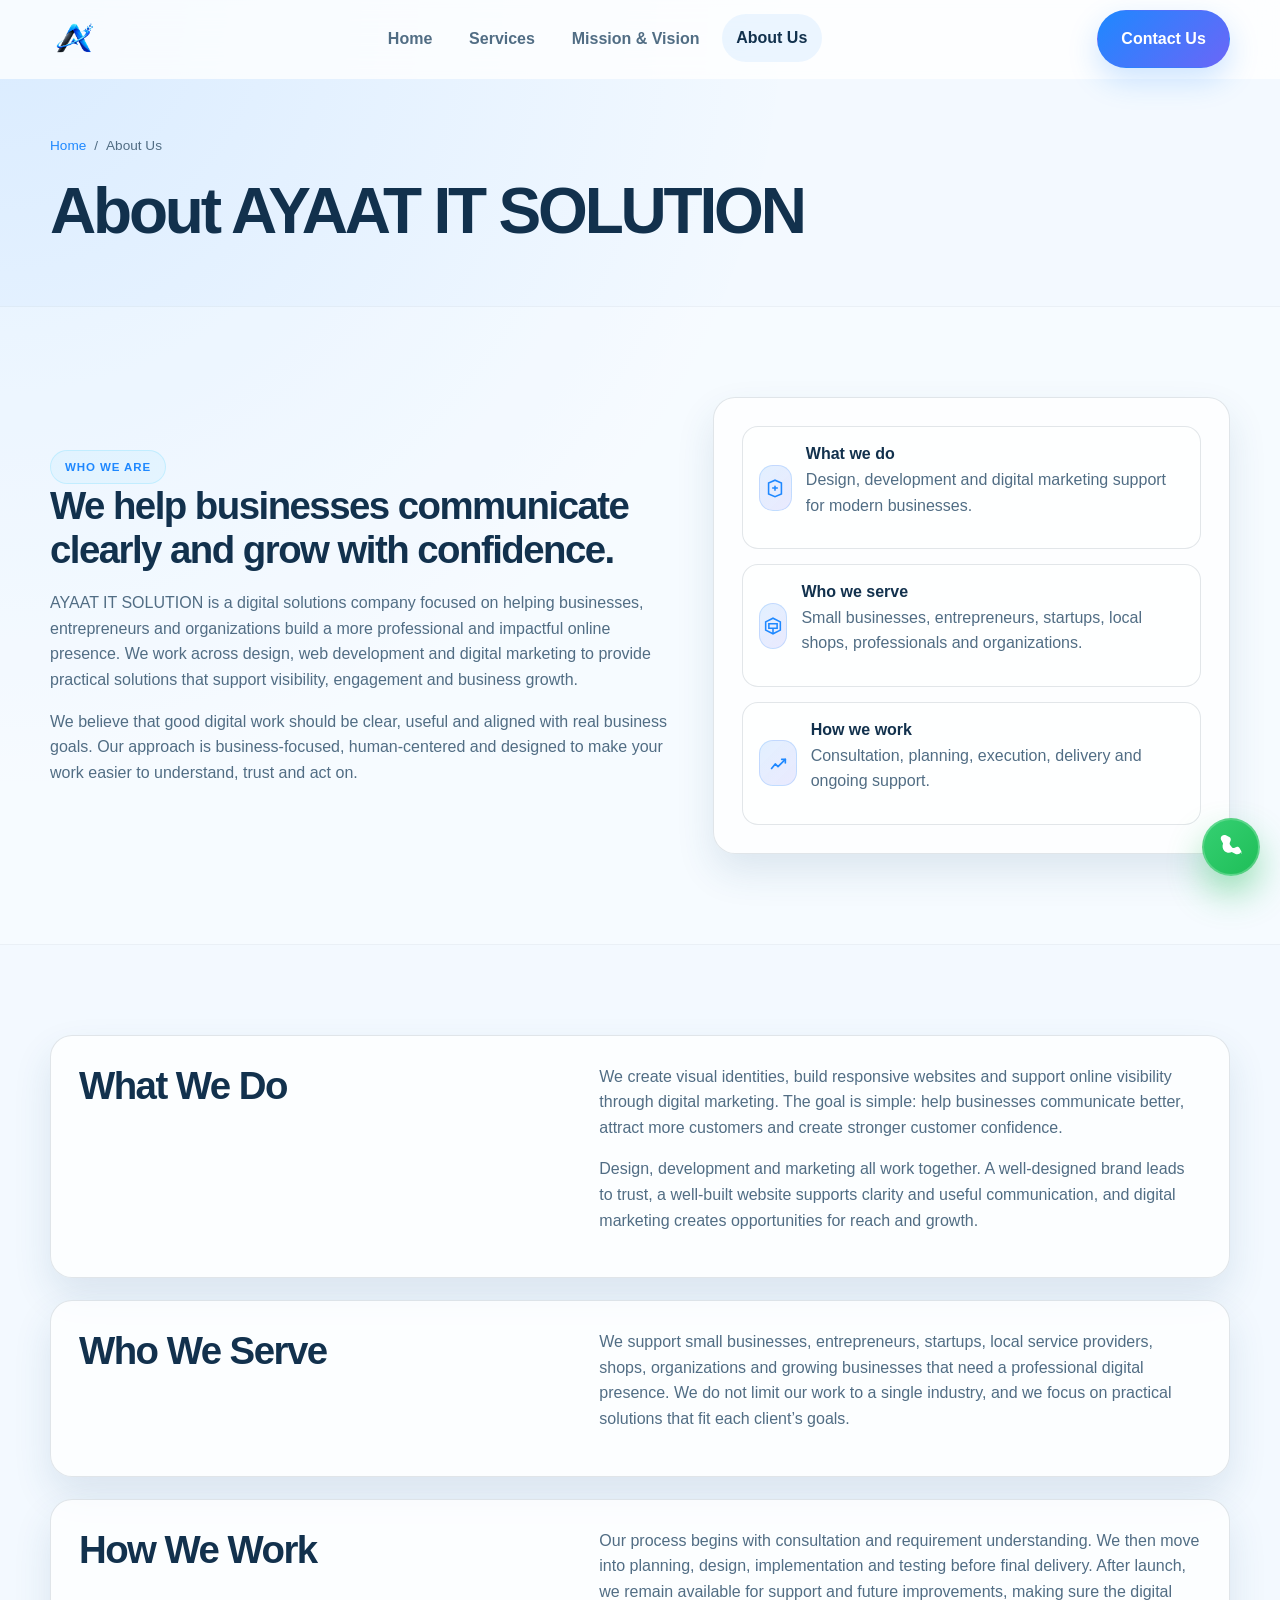
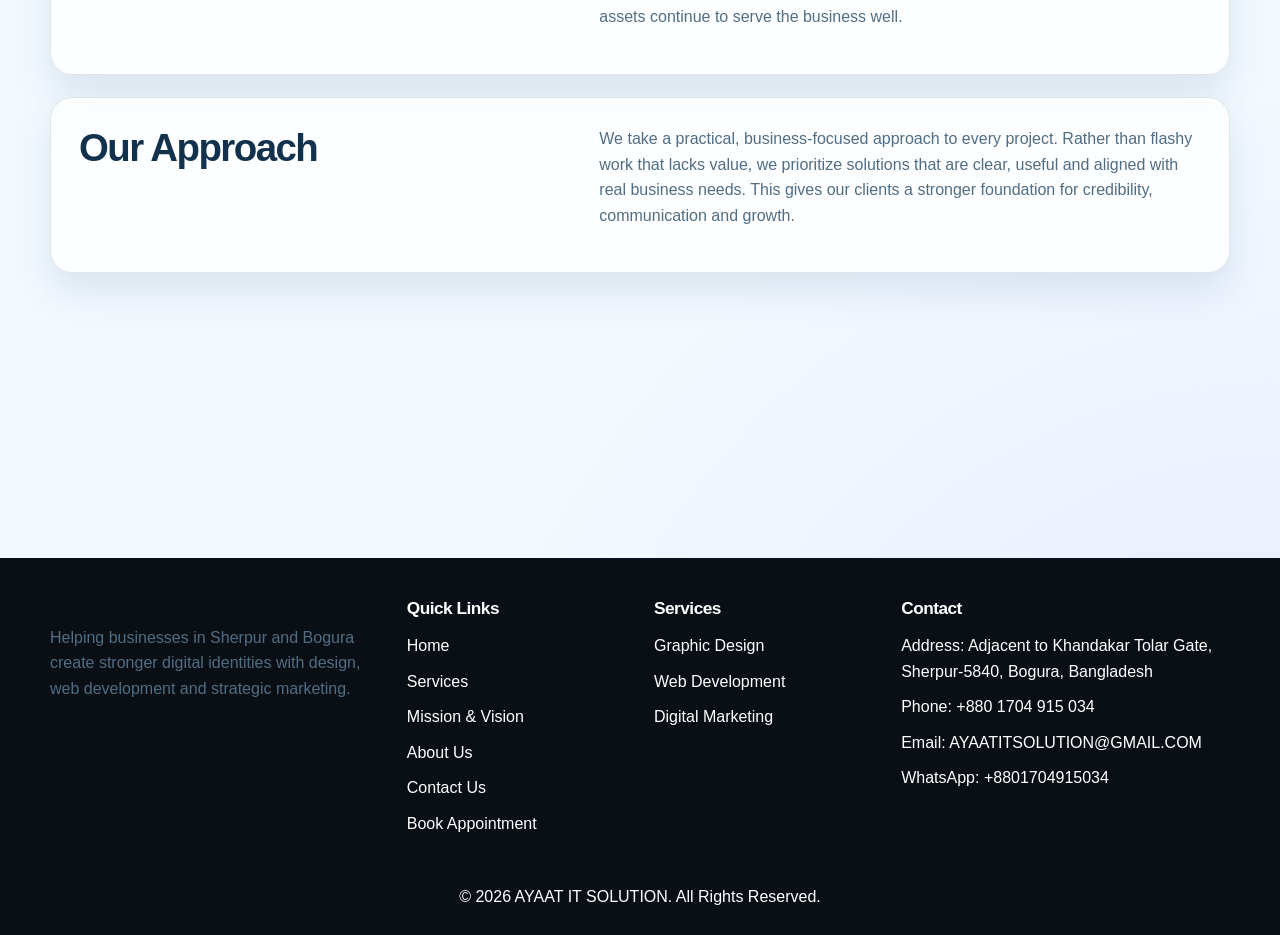
<file: about.html>
<!DOCTYPE html>
<html lang="en">
  <head>
    <meta charset="UTF-8" />
    <meta name="viewport" content="width=device-width, initial-scale=1.0" />
    <title>About AYAAT IT SOLUTION | Digital Services in Sherpur, Bogura</title>
    <meta name="description" content="Learn about AYAAT IT SOLUTION and how we help businesses with graphic design, web development and digital marketing in Sherpur, Bogura and beyond." />
    <meta name="robots" content="index, follow" />
    <link rel="canonical" href="https://www.ayaaitsolution.com/about.html" />
    <meta property="og:title" content="About AYAAT IT SOLUTION | Digital Services in Sherpur, Bogura" />
    <meta property="og:description" content="Professional digital services for businesses, entrepreneurs and organizations that need a stronger online and brand presence." />
    <meta property="og:type" content="website" />
    <meta property="og:url" content="https://www.ayaaitsolution.com/about.html" />
    <meta property="og:image" content="https://www.ayaaitsolution.com/assets/images/profile.png" />
    <meta property="og:site_name" content="AYAAT IT SOLUTION" />
    <meta name="twitter:card" content="summary_large_image" />
    <meta name="twitter:title" content="About AYAAT IT SOLUTION" />
    <meta name="twitter:description" content="Helping businesses in Sherpur and Bogura grow with practical digital solutions." />
    <meta name="twitter:image" content="https://www.ayaaitsolution.com/assets/images/profile.png" />
    <link rel="icon" type="image/png" href="assets/logo/logo.png.png" />
    <link rel="stylesheet" href="css/style.css" />
    <script type="application/ld+json">
      {
        "@context": "https://schema.org",
        "@type": "BreadcrumbList",
        "itemListElement": [{
          "@type": "ListItem",
          "position": 1,
          "name": "Home",
          "item": "https://www.ayaaitsolution.com/"
        }, {
          "@type": "ListItem",
          "position": 2,
          "name": "About Us",
          "item": "https://www.ayaaitsolution.com/about.html"
        }]
      }
    </script>
  </head>
  <body>
    <header class="site-header">
      <div class="container header-inner">
        <a class="brand" href="index.html" aria-label="AYAAT IT SOLUTION home">
          <img src="assets/logo/logo.png.png" alt="AYAAT IT SOLUTION logo" />
        </a>

        <nav aria-label="Main navigation">
          <ul class="site-nav">
            <li><a href="index.html">Home</a></li>
            <li><a href="services.html">Services</a></li>
            <li><a href="mission-vision.html">Mission &amp; Vision</a></li>
            <li><a href="about.html" class="active">About Us</a></li>
            <li class="mobile-only"><a href="contact.html" class="btn btn-primary">Contact Us</a></li>
          </ul>
        </nav>

        <div class="nav-actions">
          <a class="btn btn-primary" href="contact.html">Contact Us</a>
          <button class="menu-toggle" type="button" aria-label="Open menu" aria-expanded="false">
            <span class="menu-toggle-bar"></span>
          </button>
        </div>
      </div>
    </header>

    <main>
      <section class="page-hero">
        <div class="container page-hero-inner">
          <nav class="breadcrumb" aria-label="Breadcrumb">
            <a href="index.html">Home</a>
            <span> / </span>
            <span>About Us</span>
          </nav>
          <h1>About AYAAT IT SOLUTION</h1>
        </div>
      </section>

      <section class="section section-surface">
        <div class="container intro-grid">
          <div class="reveal">
            <span class="eyebrow">Who we are</span>
            <h2>We help businesses communicate clearly and grow with confidence.</h2>
            <p>AYAAT IT SOLUTION is a digital solutions company focused on helping businesses, entrepreneurs and organizations build a more professional and impactful online presence. We work across design, web development and digital marketing to provide practical solutions that support visibility, engagement and business growth.</p>
            <p>We believe that good digital work should be clear, useful and aligned with real business goals. Our approach is business-focused, human-centered and designed to make your work easier to understand, trust and act on.</p>
          </div>
          <div class="intro-card reveal">
            <ul class="stat-list">
              <li class="stat-item"><span class="icon-box" aria-hidden="true"><svg width="22" height="22" viewBox="0 0 24 24" fill="none"><path d="M5 18.5V6.5L12 3.5L19 6.5V18.5L12 21.5L5 18.5Z" stroke="currentColor" stroke-width="1.7"/><path d="M12 10V14.5M9.5 12H14.5" stroke="currentColor" stroke-width="1.7" stroke-linecap="round"/></svg></span><div><strong>What we do</strong><p>Design, development and digital marketing support for modern businesses.</p></div></li>
              <li class="stat-item"><span class="icon-box" aria-hidden="true"><svg width="22" height="22" viewBox="0 0 24 24" fill="none"><path d="M4 16.5V7.5L12 3.5L20 7.5V16.5L12 20.5L4 16.5Z" stroke="currentColor" stroke-width="1.7"/><path d="M7.5 9.5H16.5V14.5H7.5V9.5Z" stroke="currentColor" stroke-width="1.7"/><path d="M12 14.5V20.5" stroke="currentColor" stroke-width="1.7"/></svg></span><div><strong>Who we serve</strong><p>Small businesses, entrepreneurs, startups, local shops, professionals and organizations.</p></div></li>
              <li class="stat-item"><span class="icon-box" aria-hidden="true"><svg width="22" height="22" viewBox="0 0 24 24" fill="none"><path d="M5 18L9 13L12 16L20 8" stroke="currentColor" stroke-width="1.8" stroke-linecap="round" stroke-linejoin="round"/><path d="M16 8H20V12" stroke="currentColor" stroke-width="1.8" stroke-linecap="round" stroke-linejoin="round"/></svg></span><div><strong>How we work</strong><p>Consultation, planning, execution, delivery and ongoing support.</p></div></li>
            </ul>
          </div>
        </div>
      </section>

      <section class="section">
        <div class="container">
          <div class="card service-detail-card reveal">
            <div>
              <h2>What We Do</h2>
            </div>
            <div>
              <p>We create visual identities, build responsive websites and support online visibility through digital marketing. The goal is simple: help businesses communicate better, attract more customers and create stronger customer confidence.</p>
              <p>Design, development and marketing all work together. A well-designed brand leads to trust, a well-built website supports clarity and useful communication, and digital marketing creates opportunities for reach and growth.</p>
            </div>
          </div>

          <div class="card service-detail-card reveal">
            <div>
              <h2>Who We Serve</h2>
            </div>
            <div>
              <p>We support small businesses, entrepreneurs, startups, local service providers, shops, organizations and growing businesses that need a professional digital presence. We do not limit our work to a single industry, and we focus on practical solutions that fit each client’s goals.</p>
            </div>
          </div>

          <div class="card service-detail-card reveal">
            <div>
              <h2>How We Work</h2>
            </div>
            <div>
              <p>Our process begins with consultation and requirement understanding. We then move into planning, design, implementation and testing before final delivery. After launch, we remain available for support and future improvements, making sure the digital assets continue to serve the business well.</p>
            </div>
          </div>

          <div class="card service-detail-card reveal">
            <div>
              <h2>Our Approach</h2>
            </div>
            <div>
              <p>We take a practical, business-focused approach to every project. Rather than flashy work that lacks value, we prioritize solutions that are clear, useful and aligned with real business needs. This gives our clients a stronger foundation for credibility, communication and growth.</p>
            </div>
          </div>

          <div class="card service-detail-card reveal">
            <div>
              <h2>Our Values</h2>
            </div>
            <div>
              <p>Creativity, quality, trust, innovation, client satisfaction, continuous improvement and professionalism are the values that guide our work. They help us build digital solutions that are useful, reliable and professional from start to finish.</p>
            </div>
          </div>
        </div>
      </section>
    </main>

    <footer class="footer">
      <div class="container footer-grid">
        <div>
          <a class="brand" href="index.html" aria-label="AYAAT IT SOLUTION home">
            <span class="brand-mark"><img src="assets/logo/logo.png.png" alt="AYAAT IT SOLUTION logo" /></span>
            <span class="brand-copy">
              <strong>AYAAT IT SOLUTION</strong>
              <span>Design • Development • Marketing</span>
            </span>
          </a>
          <p>Helping businesses in Sherpur and Bogura create stronger digital identities with design, web development and strategic marketing.</p>
        </div>

        <div>
          <h3>Quick Links</h3>
          <ul class="quick-links">
            <li><a href="index.html">Home</a></li>
            <li><a href="services.html">Services</a></li>
            <li><a href="mission-vision.html">Mission &amp; Vision</a></li>
            <li><a href="about.html">About Us</a></li>
            <li><a href="contact.html">Contact Us</a></li>
            <li><a href="appointment.html">Book Appointment</a></li>
          </ul>
        </div>

        <div>
          <h3>Services</h3>
          <ul class="service-links">
            <li><a href="services.html#design">Graphic Design</a></li>
            <li><a href="services.html#development">Web Development</a></li>
            <li><a href="services.html#marketing">Digital Marketing</a></li>
          </ul>
        </div>

        <div>
          <h3>Contact</h3>
          <ul class="footer-list">
            <li>Address: Adjacent to Khandakar Tolar Gate, Sherpur-5840, Bogura, Bangladesh</li>
            <li>Phone: <a href="tel:+8801704915034">+880 1704 915 034</a></li>
            <li>Email: <a href="mailto:AYAATITSOLUTION@GMAIL.COM">AYAATITSOLUTION@GMAIL.COM</a></li>
            <li>WhatsApp: <a href="https://wa.me/8801704915034" target="_blank" rel="noreferrer">+8801704915034</a></li>
          </ul>
        </div>
      </div>
      <div class="footer-bottom">© <span data-current-year></span> AYAAT IT SOLUTION. All Rights Reserved.</div>
    </footer>

    <div class="whatsapp-float">
      <a href="https://wa.me/8801704915034" target="_blank" rel="noreferrer" aria-label="Chat on WhatsApp with AYAAT IT SOLUTION">
        <svg width="28" height="28" viewBox="0 0 24 24" fill="none"><path d="M20.93 15.8C20.36 17.15 18.95 18.22 17.36 18.22H17.2C16.74 18.22 16.31 18.11 15.92 17.9L12.62 16.34C10.5 17.29 8.04 16.96 6.34 15.35C4.67 13.68 4.32 11.16 5.22 9.1L3.58 5.92C3.01 4.72 3.2 3.37 4.1 2.48C4.68 1.9 5.51 1.64 6.32 1.64C6.79 1.64 7.25 1.76 7.67 2L10.51 3.52C11.58 4.08 12.13 5.33 11.72 6.38L10.95 8.41C10.7 9.05 10.81 9.78 11.26 10.36L12.77 12.15C13.4 12.89 14.35 13.09 15.1 12.7L16.72 11.99C17.74 11.58 18.98 12.13 19.54 13.18L21.08 16.05C21.3 16.47 21.42 16.91 21.42 17.36C21.42 18.08 21.17 18.76 20.93 15.8Z" fill="currentColor"/></svg>
      </a>
    </div>

    <script src="js/script.js"></script>
  </body>
</html>
</file>
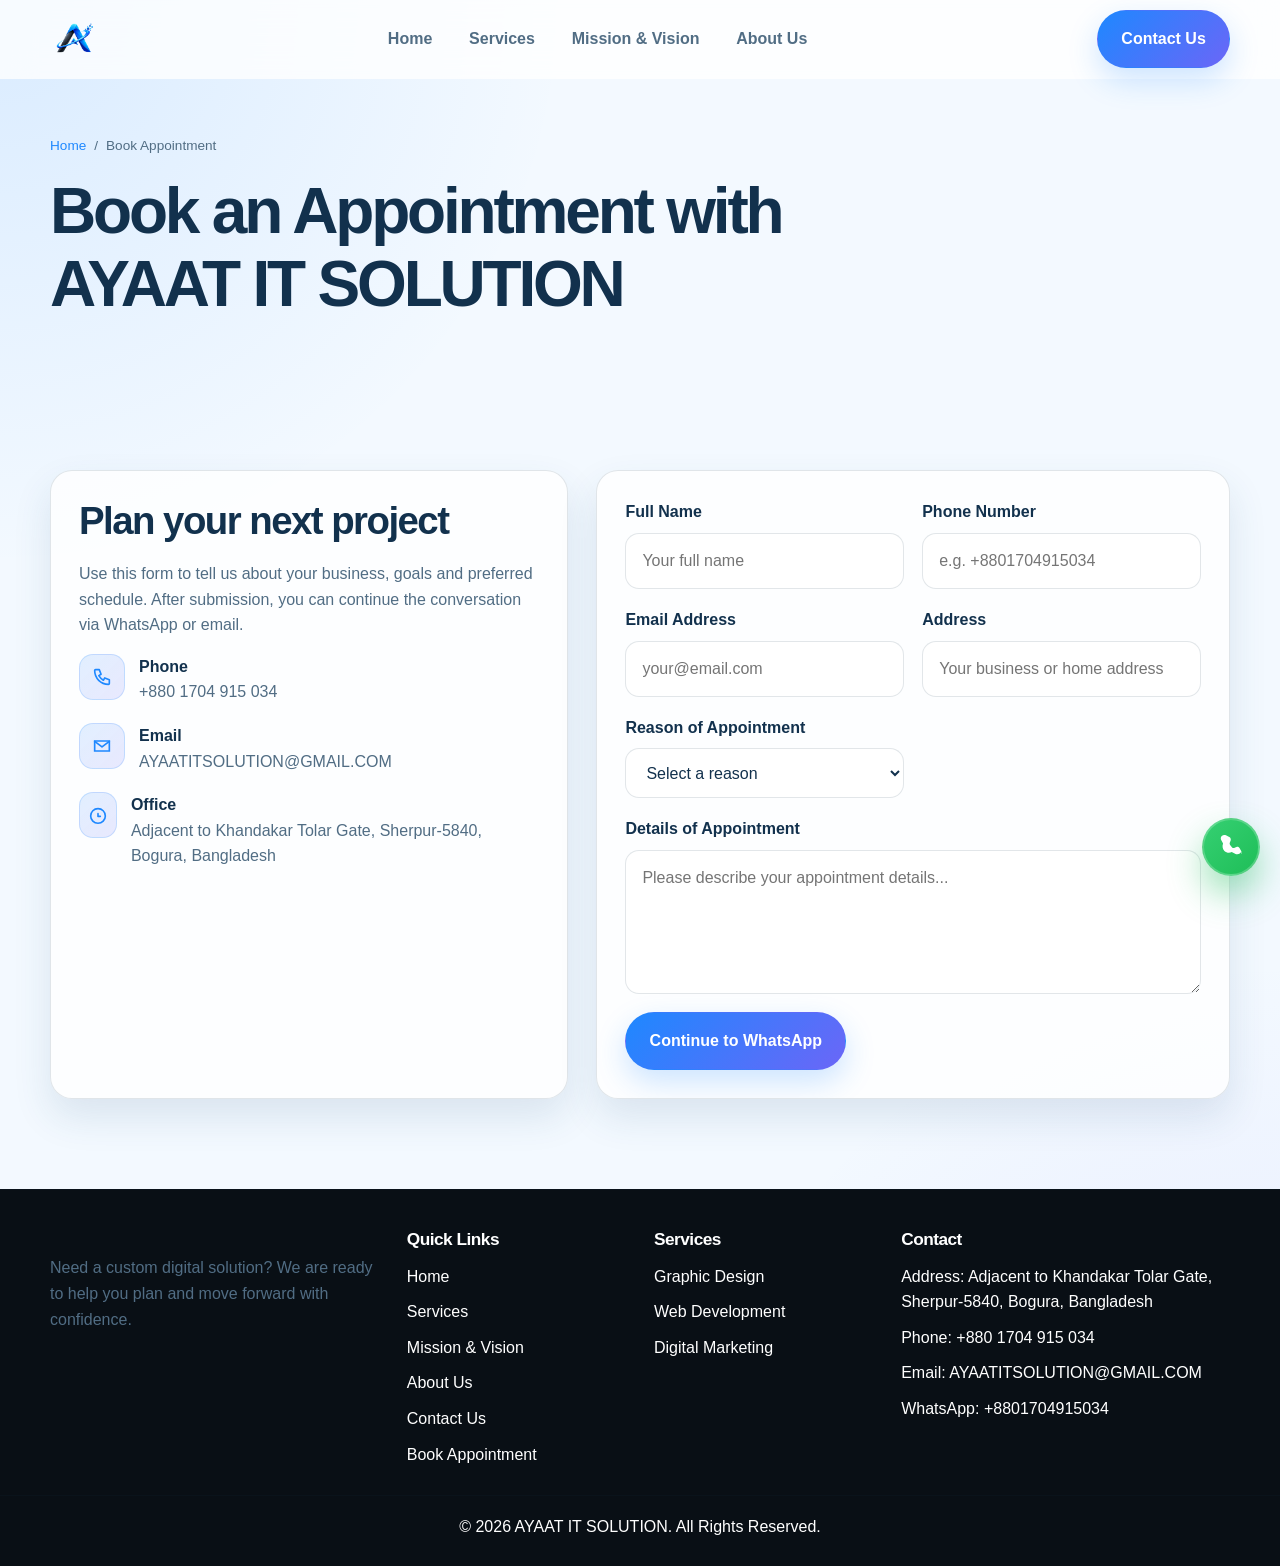
<file: appointment.html>
<!DOCTYPE html>
<html lang="en">
  <head>
    <meta charset="UTF-8" />
    <meta name="viewport" content="width=device-width, initial-scale=1.0" />
    <title>Book an Appointment | AYAAT IT SOLUTION</title>
    <meta name="description" content="Book an appointment with AYAAT IT SOLUTION for graphic design, web development and digital marketing services in Sherpur, Bogura, Bangladesh." />
    <meta name="robots" content="index, follow" />
    <link rel="canonical" href="https://www.ayaaitsolution.com/appointment.html" />
    <meta property="og:title" content="Book an Appointment | AYAAT IT SOLUTION" />
    <meta property="og:description" content="Schedule a consultation with AYAAT IT SOLUTION for custom digital solutions in Sherpur and Bogura." />
    <meta property="og:type" content="website" />
    <meta property="og:url" content="https://www.ayaaitsolution.com/appointment.html" />
    <meta property="og:image" content="https://www.ayaaitsolution.com/assets/images/profile.png" />
    <meta property="og:site_name" content="AYAAT IT SOLUTION" />
    <meta name="twitter:card" content="summary_large_image" />
    <meta name="twitter:title" content="Book an Appointment | AYAAT IT SOLUTION" />
    <meta name="twitter:description" content="Book an appointment to discuss your project with AYAAT IT SOLUTION." />
    <meta name="twitter:image" content="https://www.ayaaitsolution.com/assets/images/profile.png" />
    <link rel="icon" type="image/png" href="assets/logo/logo.png.png" />
    <link rel="stylesheet" href="css/style.css" />
    <script type="application/ld+json">
      {
        "@context": "https://schema.org",
        "@type": "BreadcrumbList",
        "itemListElement": [{
          "@type": "ListItem",
          "position": 1,
          "name": "Home",
          "item": "https://www.ayaaitsolution.com/"
        }, {
          "@type": "ListItem",
          "position": 2,
          "name": "Book an Appointment",
          "item": "https://www.ayaaitsolution.com/appointment.html"
        }]
      }
    </script>
  </head>
  <body>
    <header class="site-header">
      <div class="container header-inner">
        <a class="brand" href="index.html" aria-label="AYAAT IT SOLUTION home">
          <img src="assets/logo/logo.png.png" alt="AYAAT IT SOLUTION logo" />
        </a>

        <nav aria-label="Main navigation">
          <ul class="site-nav">
            <li><a href="index.html">Home</a></li>
            <li><a href="services.html">Services</a></li>
            <li><a href="mission-vision.html">Mission &amp; Vision</a></li>
            <li><a href="about.html">About Us</a></li>
            <li class="mobile-only"><a href="contact.html" class="btn btn-primary">Contact Us</a></li>
          </ul>
        </nav>

        <div class="nav-actions">
          <a class="btn btn-primary" href="contact.html">Contact Us</a>
          <button class="menu-toggle" type="button" aria-label="Open menu" aria-expanded="false">
            <span class="menu-toggle-bar"></span>
          </button>
        </div>
      </div>
    </header>

    <main>
      <section class="page-hero">
        <div class="container page-hero-inner">
          <nav class="breadcrumb" aria-label="Breadcrumb">
            <a href="index.html">Home</a>
            <span> / </span>
            <span>Book Appointment</span>
          </nav>
          <h1>Book an Appointment with AYAAT IT SOLUTION</h1>
        </div>
      </section>

      <section class="section">
        <div class="container appointment-layout">
          <div class="contact-box reveal">
            <h2>Plan your next project</h2>
            <p>Use this form to tell us about your business, goals and preferred schedule. After submission, you can continue the conversation via WhatsApp or email.</p>
            <ul class="contact-list">
              <li>
                <span class="icon-box" aria-hidden="true"><svg width="22" height="22" viewBox="0 0 24 24" fill="none"><path d="M5 4H9L11 9L8.5 10.5C9.8 12.6 11.4 14.2 13.5 15.5L15 13L20 15V19C20 19.5 19.5 20 19 20C10.7 20 4 13.3 4 5C4 4.5 4.5 4 5 4Z" stroke="currentColor" stroke-width="1.8" stroke-linecap="round" stroke-linejoin="round"/></svg></span>
                <div><strong>Phone</strong><a href="tel:+8801704915034">+880 1704 915 034</a></div>
              </li>
              <li>
                <span class="icon-box" aria-hidden="true"><svg width="22" height="22" viewBox="0 0 24 24" fill="none"><path d="M4 6.5H20V17.5H4V6.5Z" stroke="currentColor" stroke-width="1.8"/><path d="M4 7L12 13L20 7" stroke="currentColor" stroke-width="1.8" stroke-linecap="round" stroke-linejoin="round"/></svg></span>
                <div><strong>Email</strong><a href="mailto:AYAATITSOLUTION@GMAIL.COM">AYAATITSOLUTION@GMAIL.COM</a></div>
              </li>
              <li>
                <span class="icon-box" aria-hidden="true"><svg width="22" height="22" viewBox="0 0 24 24" fill="none"><path d="M12 21C16.4183 21 20 17.4183 20 13C20 8.58172 16.4183 5 12 5C7.58172 5 4 8.58172 4 13C4 17.4183 7.58172 21 12 21Z" stroke="currentColor" stroke-width="1.8"/><path d="M12 10.5V13.5H14.5" stroke="currentColor" stroke-width="1.8" stroke-linecap="round" stroke-linejoin="round"/></svg></span>
                <div><strong>Office</strong><span>Adjacent to Khandakar Tolar Gate, Sherpur-5840, Bogura, Bangladesh</span></div>
              </li>
            </ul>
          </div>

          <div class="form-shell card reveal">
            <form id="appointmentForm" novalidate>
              <div class="form-grid">
                <div class="form-field">
                  <label for="fullName">Full Name</label>
                  <input id="fullName" name="fullName" type="text" placeholder="Your full name" required />
                </div>
                <div class="form-field">
                  <label for="phoneNumber">Phone Number</label>
                  <input id="phoneNumber" name="phoneNumber" type="tel" placeholder="e.g. +8801704915034" required />
                </div>
                <div class="form-field">
                  <label for="emailAddress">Email Address</label>
                  <input id="emailAddress" name="emailAddress" type="email" placeholder="your@email.com" required />
                </div>
                <div class="form-field">
                  <label for="address">Address</label>
                  <input id="address" name="address" type="text" placeholder="Your business or home address" required />
                </div>
                <div class="form-field">
                  <label for="reasonOfAppointment">Reason of Appointment</label>
                  <select id="reasonOfAppointment" name="reasonOfAppointment" required>
                    <option value="">Select a reason</option>
                    <option value="Graphic Design">Graphic Design</option>
                    <option value="Web Development">Web Development</option>
                    <option value="Digital Marketing">Digital Marketing</option>
                    <option value="Custom Project">Custom Project</option>
                  </select>
                </div>
                <div class="form-field full">
                  <label for="detailsOfAppointment">Details of Appointment</label>
                  <textarea id="detailsOfAppointment" name="detailsOfAppointment" placeholder="Please describe your appointment details..." required></textarea>
                </div>
              </div>
              <div class="form-actions">
                <button class="btn btn-primary" type="submit">Continue to WhatsApp</button>
              </div>
              <div class="form-status" aria-live="polite"></div>
            </form>

            <!-- Confirmation Modal -->
            <div id="confirmationModal" class="modal hidden">
              <div class="modal-overlay"></div>
              <div class="modal-content card">
                <div id="confirmationContent"></div>
                <div class="form-actions">
                  <button id="closeConfirmation" class="btn btn-primary" type="button">Close</button>
                </div>
              </div>
            </div>
          </div>
        </div>
      </section>
    </main>

    <footer class="footer">
      <div class="container footer-grid">
        <div>
          <a class="brand" href="index.html" aria-label="AYAAT IT SOLUTION home">
            <span class="brand-mark"><img src="assets/logo/logo.png.png" alt="AYAAT IT SOLUTION logo" /></span>
            <span class="brand-copy">
              <strong>AYAAT IT SOLUTION</strong>
              <span>Design • Development • Marketing</span>
            </span>
          </a>
          <p>Need a custom digital solution? We are ready to help you plan and move forward with confidence.</p>
        </div>

        <div>
          <h3>Quick Links</h3>
          <ul class="quick-links">
            <li><a href="index.html">Home</a></li>
            <li><a href="services.html">Services</a></li>
            <li><a href="mission-vision.html">Mission &amp; Vision</a></li>
            <li><a href="about.html">About Us</a></li>
            <li><a href="contact.html">Contact Us</a></li>
            <li><a href="appointment.html">Book Appointment</a></li>
          </ul>
        </div>

        <div>
          <h3>Services</h3>
          <ul class="service-links">
            <li><a href="services.html#design">Graphic Design</a></li>
            <li><a href="services.html#development">Web Development</a></li>
            <li><a href="services.html#marketing">Digital Marketing</a></li>
          </ul>
        </div>

        <div>
          <h3>Contact</h3>
          <ul class="footer-list">
            <li>Address: Adjacent to Khandakar Tolar Gate, Sherpur-5840, Bogura, Bangladesh</li>
            <li>Phone: <a href="tel:+8801704915034">+880 1704 915 034</a></li>
            <li>Email: <a href="mailto:AYAATITSOLUTION@GMAIL.COM">AYAATITSOLUTION@GMAIL.COM</a></li>
            <li>WhatsApp: <a href="https://wa.me/8801704915034" target="_blank" rel="noreferrer">+8801704915034</a></li>
          </ul>
        </div>
      </div>
      <div class="footer-bottom">© <span data-current-year></span> AYAAT IT SOLUTION. All Rights Reserved.</div>
    </footer>

    <div class="whatsapp-float">
      <a href="https://wa.me/8801704915034" target="_blank" rel="noreferrer" aria-label="Chat on WhatsApp with AYAAT IT SOLUTION">
        <svg width="28" height="28" viewBox="0 0 24 24" fill="none"><path d="M20.93 15.8C20.36 17.15 18.95 18.22 17.36 18.22H17.2C16.74 18.22 16.31 18.11 15.92 17.9L12.62 16.34C10.5 17.29 8.04 16.96 6.34 15.35C4.67 13.68 4.32 11.16 5.22 9.1L3.58 5.92C3.01 4.72 3.2 3.37 4.1 2.48C4.68 1.9 5.51 1.64 6.32 1.64C6.79 1.64 7.25 1.76 7.67 2L10.51 3.52C11.58 4.08 12.13 5.33 11.72 6.38L10.95 8.41C10.7 9.05 10.81 9.78 11.26 10.36L12.77 12.15C13.4 12.89 14.35 13.09 15.1 12.7L16.72 11.99C17.74 11.58 18.98 12.13 19.54 13.18L21.08 16.05C21.3 16.47 21.42 16.91 21.42 17.36C21.42 18.08 21.17 18.76 20.93 15.8Z" fill="currentColor"/></svg>
      </a>
    </div>

    <script src="js/script.js"></script>
  </body>
</html>
</file>
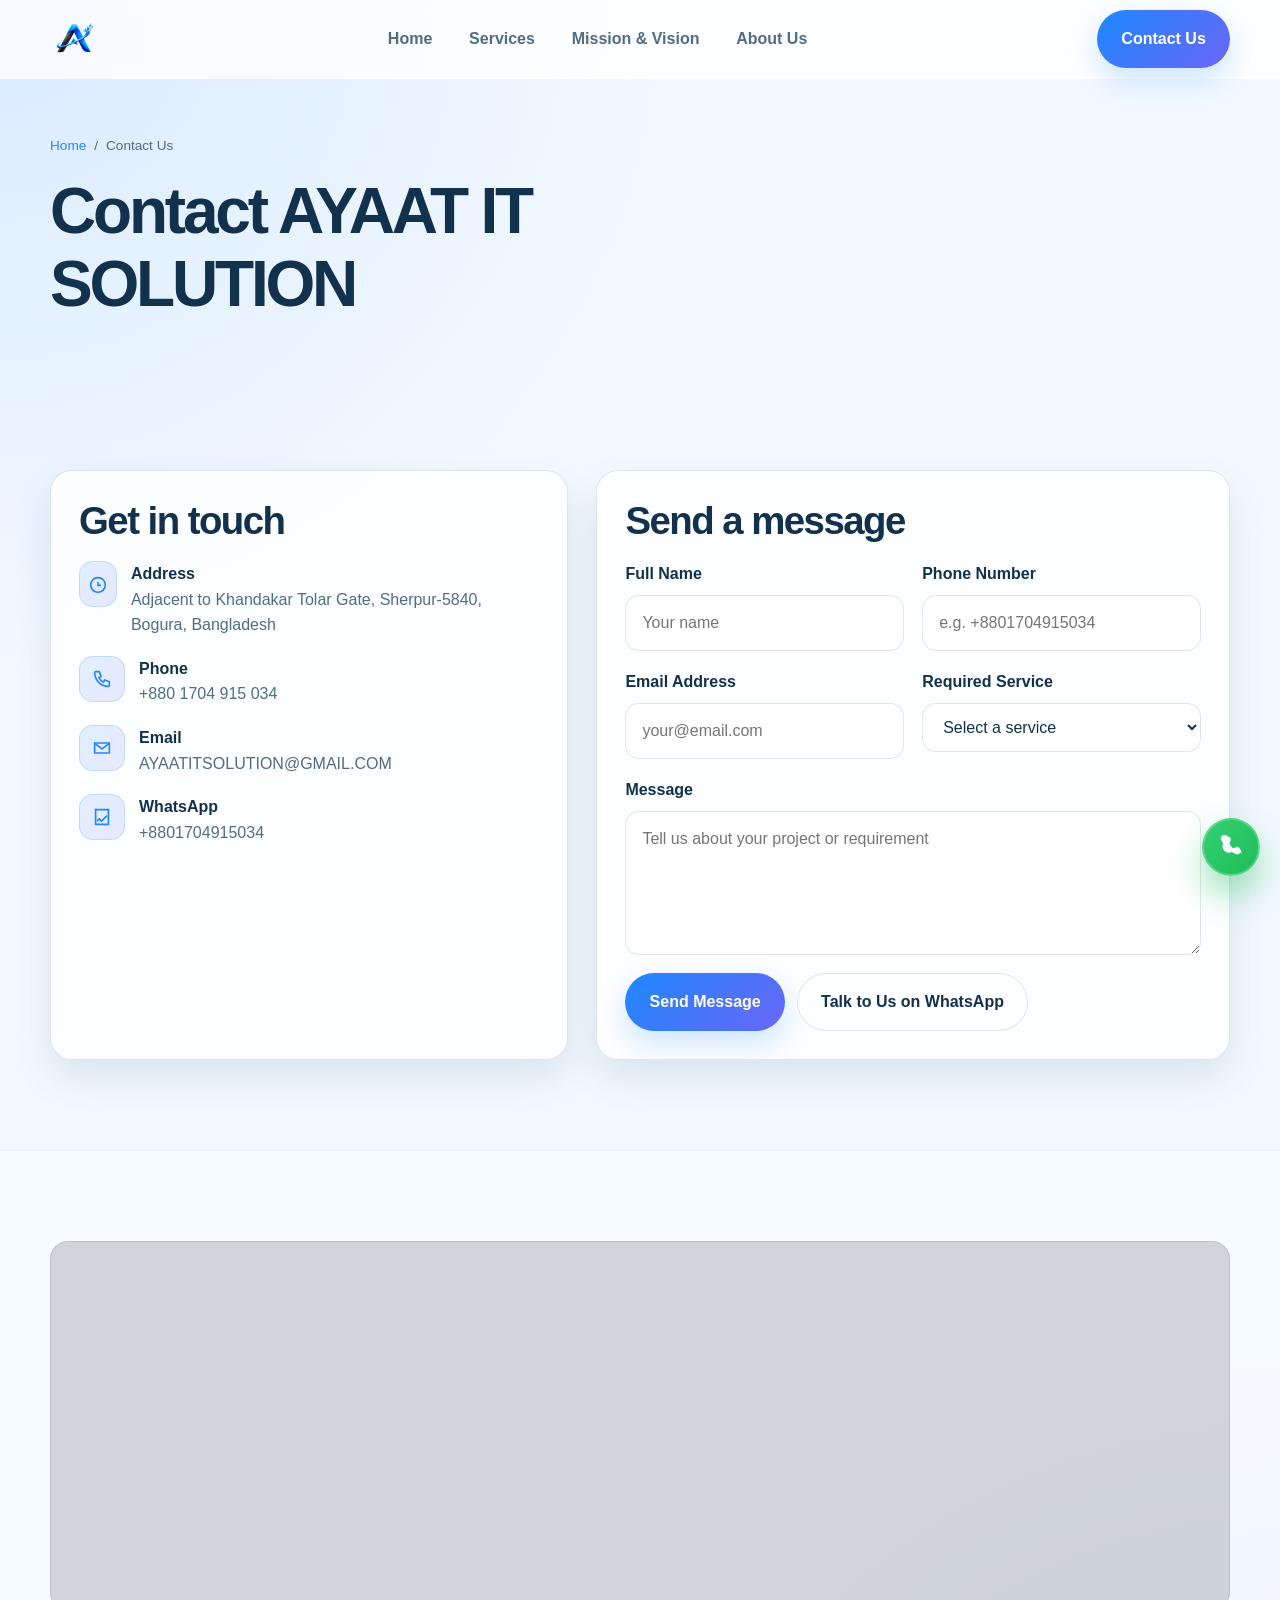
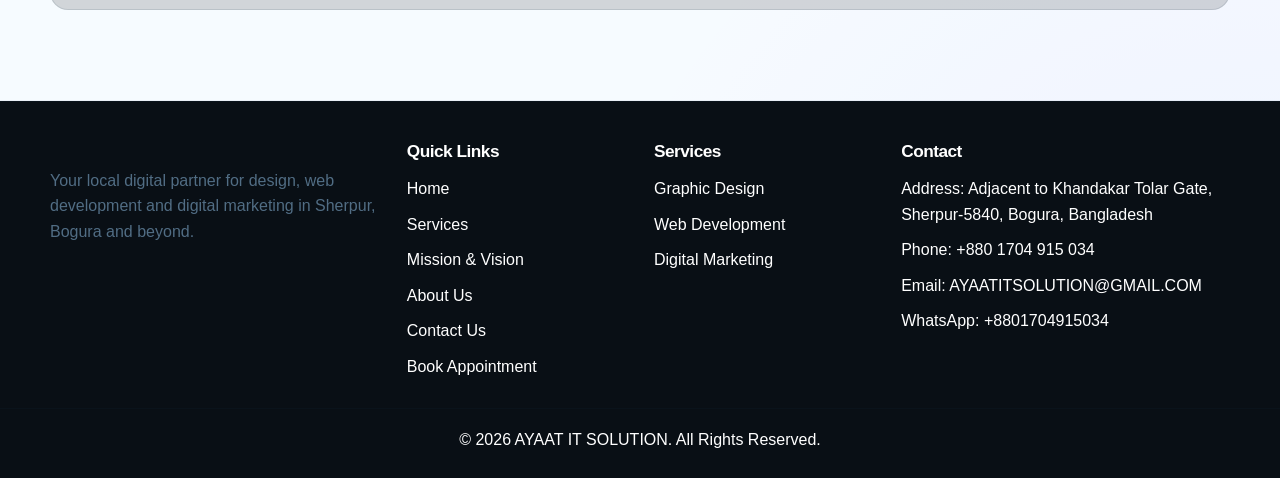
<file: contact.html>
<!DOCTYPE html>
<html lang="en">
  <head>
    <meta charset="UTF-8" />
    <meta name="viewport" content="width=device-width, initial-scale=1.0" />
    <title>Contact AYAAT IT SOLUTION | Sherpur, Bogura</title>
    <meta name="description" content="Contact AYAAT IT SOLUTION for graphic design, web development and digital marketing services in Sherpur, Bogura, Bangladesh." />
    <meta name="robots" content="index, follow" />
    <link rel="canonical" href="https://www.ayaaitsolution.com/contact.html" />
    <meta property="og:title" content="Contact AYAAT IT SOLUTION | Sherpur, Bogura" />
    <meta property="og:description" content="Get in touch with AYAAT IT SOLUTION for design, web development and digital marketing support." />
    <meta property="og:type" content="website" />
    <meta property="og:url" content="https://www.ayaaitsolution.com/contact.html" />
    <meta property="og:image" content="https://www.ayaaitsolution.com/assets/images/profile.png" />
    <meta property="og:site_name" content="AYAAT IT SOLUTION" />
    <meta name="twitter:card" content="summary_large_image" />
    <meta name="twitter:title" content="Contact AYAAT IT SOLUTION" />
    <meta name="twitter:description" content="Reach out to AYAAT IT SOLUTION in Sherpur, Bogura for digital solutions." />
    <meta name="twitter:image" content="https://www.ayaaitsolution.com/assets/images/profile.png" />
    <link rel="icon" type="image/png" href="assets/logo/logo.png.png" />
    <link rel="stylesheet" href="css/style.css" />
    <script type="application/ld+json">
      {
        "@context": "https://schema.org",
        "@type": "BreadcrumbList",
        "itemListElement": [{
          "@type": "ListItem",
          "position": 1,
          "name": "Home",
          "item": "https://www.ayaaitsolution.com/"
        }, {
          "@type": "ListItem",
          "position": 2,
          "name": "Contact Us",
          "item": "https://www.ayaaitsolution.com/contact.html"
        }]
      }
    </script>
  </head>
  <body>
    <header class="site-header">
      <div class="container header-inner">
        <a class="brand" href="index.html" aria-label="AYAAT IT SOLUTION home">
          <img src="assets/logo/logo.png.png" alt="AYAAT IT SOLUTION logo" />
        </a>

        <nav aria-label="Main navigation">
          <ul class="site-nav">
            <li><a href="index.html">Home</a></li>
            <li><a href="services.html">Services</a></li>
            <li><a href="mission-vision.html">Mission &amp; Vision</a></li>
            <li><a href="about.html">About Us</a></li>
            <li class="mobile-only"><a href="contact.html" class="btn btn-primary">Contact Us</a></li>
          </ul>
        </nav>

        <div class="nav-actions">
          <a class="btn btn-primary" href="contact.html">Contact Us</a>
          <button class="menu-toggle" type="button" aria-label="Open menu" aria-expanded="false">
            <span class="menu-toggle-bar"></span>
          </button>
        </div>
      </div>
    </header>

    <main>
      <section class="page-hero">
        <div class="container page-hero-inner">
          <nav class="breadcrumb" aria-label="Breadcrumb">
            <a href="index.html">Home</a>
            <span> / </span>
            <span>Contact Us</span>
          </nav>
          <h1>Contact AYAAT IT SOLUTION</h1>
        </div>
      </section>

      <section class="section">
        <div class="container contact-layout">
          <div class="contact-box reveal">
            <h2>Get in touch</h2>
            <ul class="contact-list">
              <li>
                <span class="icon-box" aria-hidden="true"><svg width="22" height="22" viewBox="0 0 24 24" fill="none"><path d="M12 21C16.4183 21 20 17.4183 20 13C20 8.58172 16.4183 5 12 5C7.58172 5 4 8.58172 4 13C4 17.4183 7.58172 21 12 21Z" stroke="currentColor" stroke-width="1.8"/><path d="M12 10.5V13.5H14.5" stroke="currentColor" stroke-width="1.8" stroke-linecap="round" stroke-linejoin="round"/></svg></span>
                <div><strong>Address</strong><span>Adjacent to Khandakar Tolar Gate, Sherpur-5840, Bogura, Bangladesh</span></div>
              </li>
              <li>
                <span class="icon-box" aria-hidden="true"><svg width="22" height="22" viewBox="0 0 24 24" fill="none"><path d="M5 4H9L11 9L8.5 10.5C9.8 12.6 11.4 14.2 13.5 15.5L15 13L20 15V19C20 19.5 19.5 20 19 20C10.7 20 4 13.3 4 5C4 4.5 4.5 4 5 4Z" stroke="currentColor" stroke-width="1.8" stroke-linecap="round" stroke-linejoin="round"/></svg></span>
                <div><strong>Phone</strong><a href="tel:+8801704915034">+880 1704 915 034</a></div>
              </li>
              <li>
                <span class="icon-box" aria-hidden="true"><svg width="22" height="22" viewBox="0 0 24 24" fill="none"><path d="M4 6.5H20V17.5H4V6.5Z" stroke="currentColor" stroke-width="1.8"/><path d="M4 7L12 13L20 7" stroke="currentColor" stroke-width="1.8" stroke-linecap="round" stroke-linejoin="round"/></svg></span>
                <div><strong>Email</strong><a href="mailto:AYAATITSOLUTION@GMAIL.COM">AYAATITSOLUTION@GMAIL.COM</a></div>
              </li>
              <li>
                <span class="icon-box" aria-hidden="true"><svg width="22" height="22" viewBox="0 0 24 24" fill="none"><path d="M7 16L9 14L11.5 16.5L17 11" stroke="currentColor" stroke-width="1.8" stroke-linecap="round" stroke-linejoin="round"/><path d="M5 20H19V4H5V20Z" stroke="currentColor" stroke-width="1.8"/></svg></span>
                <div><strong>WhatsApp</strong><a href="https://wa.me/8801704915034" target="_blank" rel="noreferrer">+8801704915034</a></div>
              </li>
            </ul>
          </div>

          <div class="form-shell card reveal">
            <h2>Send a message</h2>
            <form id="contactForm" novalidate>
              <div class="form-grid">
                <div class="form-field">
                  <label for="fullName">Full Name</label>
                  <input id="fullName" name="fullName" type="text" placeholder="Your name" />
                </div>
                <div class="form-field">
                  <label for="phoneNumber">Phone Number</label>
                  <input id="phoneNumber" name="phoneNumber" type="tel" placeholder="e.g. +8801704915034" />
                </div>
                <div class="form-field">
                  <label for="emailAddress">Email Address</label>
                  <input id="emailAddress" name="emailAddress" type="email" placeholder="your@email.com" />
                </div>
                <div class="form-field">
                  <label for="requiredService">Required Service</label>
                  <select id="requiredService" name="requiredService">
                    <option value="">Select a service</option>
                    <option value="Graphic Design">Graphic Design</option>
                    <option value="Web Development">Web Development</option>
                    <option value="Digital Marketing">Digital Marketing</option>
                    <option value="Other">Other</option>
                  </select>
                </div>
                <div class="form-field full">
                  <label for="message">Message</label>
                  <textarea id="message" name="message" placeholder="Tell us about your project or requirement"></textarea>
                </div>
              </div>
              <div class="form-actions">
                <button class="btn btn-primary" type="submit">Send Message</button>
                <a class="btn btn-secondary" href="https://wa.me/8801704915034" target="_blank" rel="noreferrer">Talk to Us on WhatsApp</a>
              </div>
              <div class="form-status" aria-live="polite"></div>
            </form>
          </div>
        </div>
      </section>

      <section class="section section-surface">
        <div class="container">
          <div class="map-frame reveal">
            <iframe title="AYAAT IT SOLUTION location" src="https://www.google.com/maps?q=MC79%2BCJH+Sherpur+5841+Bangladesh&output=embed" loading="lazy" referrerpolicy="no-referrer-when-downgrade"></iframe>
          </div>
        </div>
      </section>
    </main>

    <footer class="footer">
      <div class="container footer-grid">
        <div>
          <a class="brand" href="index.html" aria-label="AYAAT IT SOLUTION home">
            <span class="brand-mark"><img src="assets/logo/logo.png.png" alt="AYAAT IT SOLUTION logo" /></span>
            <span class="brand-copy">
              <strong>AYAAT IT SOLUTION</strong>
              <span>Design • Development • Marketing</span>
            </span>
          </a>
          <p>Your local digital partner for design, web development and digital marketing in Sherpur, Bogura and beyond.</p>
        </div>

        <div>
          <h3>Quick Links</h3>
          <ul class="quick-links">
            <li><a href="index.html">Home</a></li>
            <li><a href="services.html">Services</a></li>
            <li><a href="mission-vision.html">Mission &amp; Vision</a></li>
            <li><a href="about.html">About Us</a></li>
            <li><a href="contact.html">Contact Us</a></li>
            <li><a href="appointment.html">Book Appointment</a></li>
          </ul>
        </div>

        <div>
          <h3>Services</h3>
          <ul class="service-links">
            <li><a href="services.html#design">Graphic Design</a></li>
            <li><a href="services.html#development">Web Development</a></li>
            <li><a href="services.html#marketing">Digital Marketing</a></li>
          </ul>
        </div>

        <div>
          <h3>Contact</h3>
          <ul class="footer-list">
            <li>Address: Adjacent to Khandakar Tolar Gate, Sherpur-5840, Bogura, Bangladesh</li>
            <li>Phone: <a href="tel:+8801704915034">+880 1704 915 034</a></li>
            <li>Email: <a href="mailto:AYAATITSOLUTION@GMAIL.COM">AYAATITSOLUTION@GMAIL.COM</a></li>
            <li>WhatsApp: <a href="https://wa.me/8801704915034" target="_blank" rel="noreferrer">+8801704915034</a></li>
          </ul>
        </div>
      </div>
      <div class="footer-bottom">© <span data-current-year></span> AYAAT IT SOLUTION. All Rights Reserved.</div>
    </footer>

    <div class="whatsapp-float">
      <a href="https://wa.me/8801704915034" target="_blank" rel="noreferrer" aria-label="Chat on WhatsApp with AYAAT IT SOLUTION">
        <svg width="28" height="28" viewBox="0 0 24 24" fill="none"><path d="M20.93 15.8C20.36 17.15 18.95 18.22 17.36 18.22H17.2C16.74 18.22 16.31 18.11 15.92 17.9L12.62 16.34C10.5 17.29 8.04 16.96 6.34 15.35C4.67 13.68 4.32 11.16 5.22 9.1L3.58 5.92C3.01 4.72 3.2 3.37 4.1 2.48C4.68 1.9 5.51 1.64 6.32 1.64C6.79 1.64 7.25 1.76 7.67 2L10.51 3.52C11.58 4.08 12.13 5.33 11.72 6.38L10.95 8.41C10.7 9.05 10.81 9.78 11.26 10.36L12.77 12.15C13.4 12.89 14.35 13.09 15.1 12.7L16.72 11.99C17.74 11.58 18.98 12.13 19.54 13.18L21.08 16.05C21.3 16.47 21.42 16.91 21.42 17.36C21.42 18.08 21.17 18.76 20.93 15.8Z" fill="currentColor"/></svg>
      </a>
    </div>

    <script src="js/script.js"></script>
  </body>
</html>
</file>
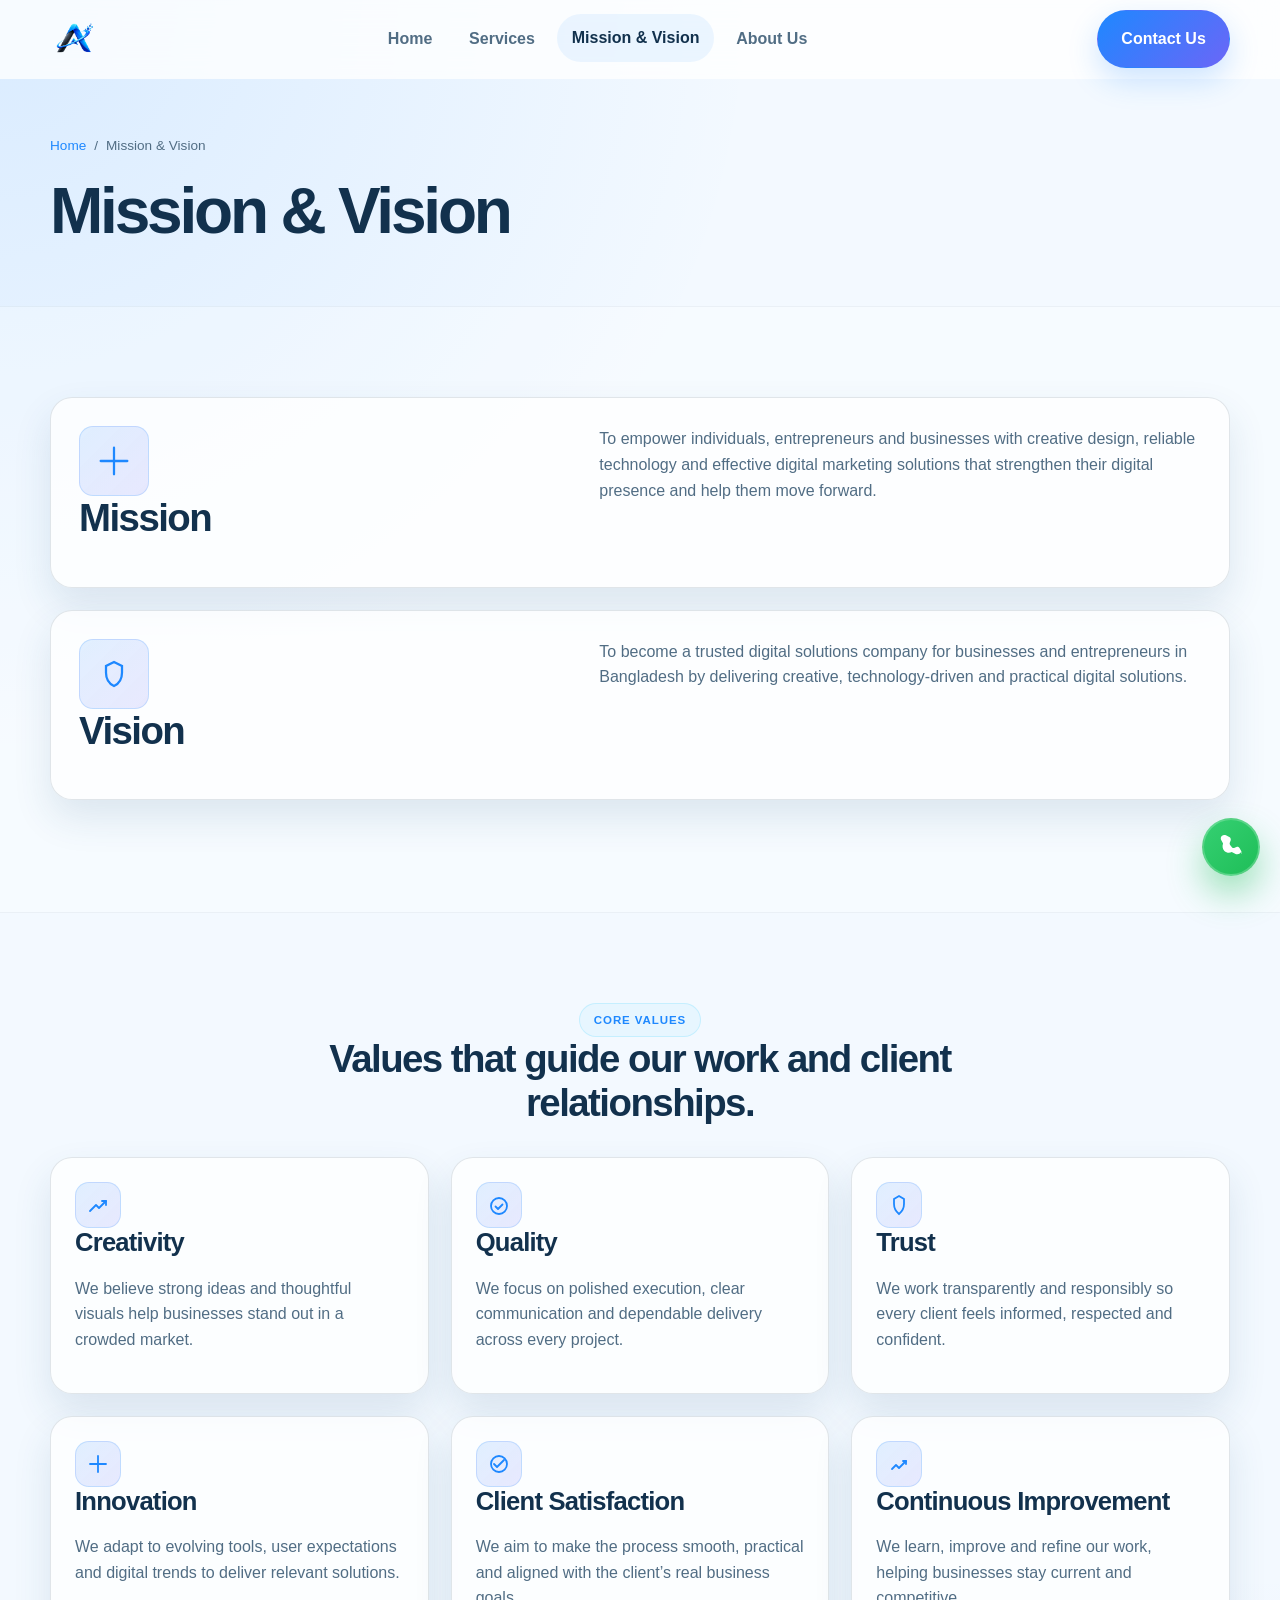
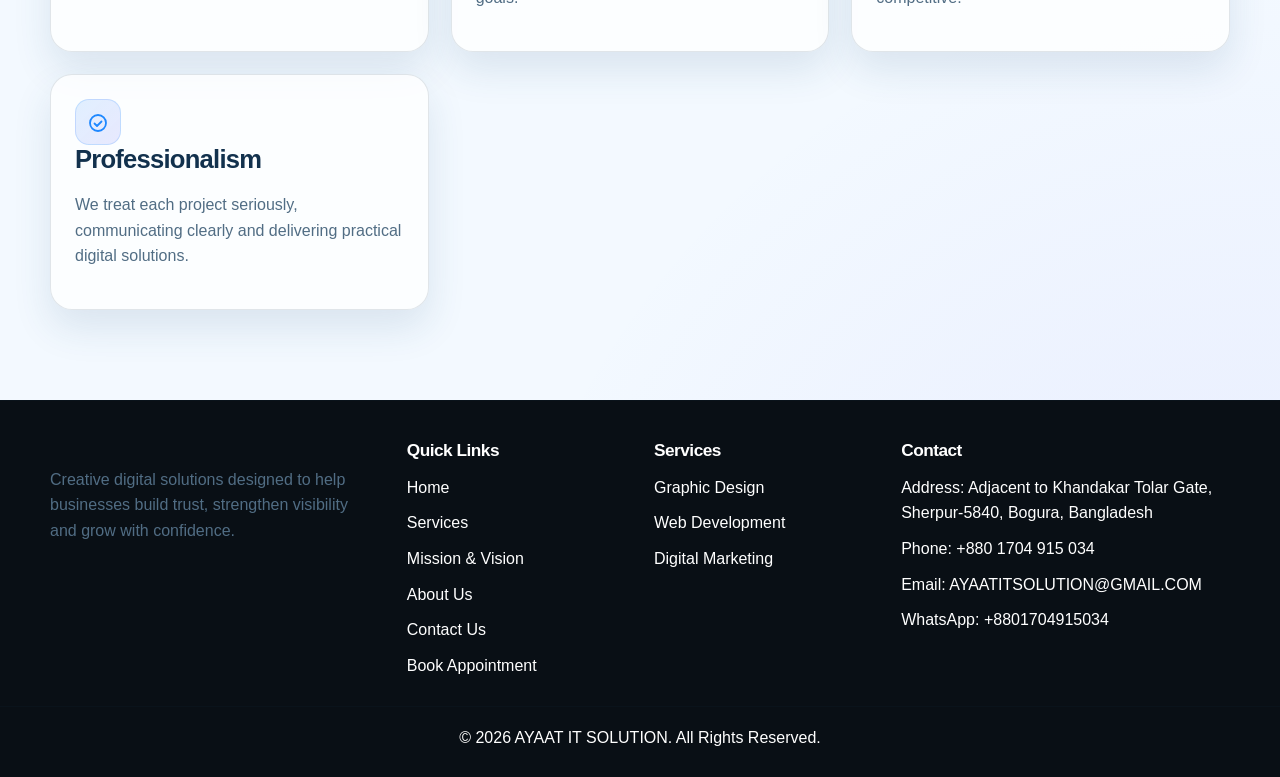
<file: mission-vision.html>
<!DOCTYPE html>
<html lang="en">
  <head>
    <meta charset="UTF-8" />
    <meta name="viewport" content="width=device-width, initial-scale=1.0" />
    <title>Mission & Vision | AYAAT IT SOLUTION</title>
    <meta name="description" content="Learn about the mission and vision of AYAAT IT SOLUTION and how we support businesses with creative design, reliable technology and effective digital marketing solutions." />
    <meta name="robots" content="index, follow" />
    <link rel="canonical" href="https://www.ayaaitsolution.com/mission-vision.html" />
    <meta property="og:title" content="Mission & Vision | AYAAT IT SOLUTION" />
    <meta property="og:description" content="To empower individuals, entrepreneurs and businesses with creative design, reliable technology and effective digital marketing solutions." />
    <meta property="og:type" content="website" />
    <meta property="og:url" content="https://www.ayaaitsolution.com/mission-vision.html" />
    <meta property="og:image" content="https://www.ayaaitsolution.com/assets/images/profile.png" />
    <meta property="og:site_name" content="AYAAT IT SOLUTION" />
    <meta name="twitter:card" content="summary_large_image" />
    <meta name="twitter:title" content="Mission & Vision | AYAAT IT SOLUTION" />
    <meta name="twitter:description" content="Creative digital solutions for businesses and entrepreneurs in Bangladesh." />
    <meta name="twitter:image" content="https://www.ayaaitsolution.com/assets/images/profile.png" />
    <link rel="icon" type="image/png" href="assets/logo/logo.png.png" />
    <link rel="stylesheet" href="css/style.css" />
    <script type="application/ld+json">
      {
        "@context": "https://schema.org",
        "@type": "BreadcrumbList",
        "itemListElement": [{
          "@type": "ListItem",
          "position": 1,
          "name": "Home",
          "item": "https://www.ayaaitsolution.com/"
        }, {
          "@type": "ListItem",
          "position": 2,
          "name": "Mission & Vision",
          "item": "https://www.ayaaitsolution.com/mission-vision.html"
        }]
      }
    </script>
  </head>
  <body>
    <header class="site-header">
      <div class="container header-inner">
        <a class="brand" href="index.html" aria-label="AYAAT IT SOLUTION home">
          <img src="assets/logo/logo.png.png" alt="AYAAT IT SOLUTION logo" />
        </a>

        <nav aria-label="Main navigation">
          <ul class="site-nav">
            <li><a href="index.html">Home</a></li>
            <li><a href="services.html">Services</a></li>
            <li><a href="mission-vision.html" class="active">Mission &amp; Vision</a></li>
            <li><a href="about.html">About Us</a></li>
            <li class="mobile-only"><a href="contact.html" class="btn btn-primary">Contact Us</a></li>
          </ul>
        </nav>

        <div class="nav-actions">
          <a class="btn btn-primary" href="contact.html">Contact Us</a>
          <button class="menu-toggle" type="button" aria-label="Open menu" aria-expanded="false">
            <span class="menu-toggle-bar"></span>
          </button>
        </div>
      </div>
    </header>

    <main>
      <section class="page-hero">
        <div class="container page-hero-inner">
          <nav class="breadcrumb" aria-label="Breadcrumb">
            <a href="index.html">Home</a>
            <span> / </span>
            <span>Mission &amp; Vision</span>
          </nav>
          <h1>Mission &amp; Vision</h1>
        </div>
      </section>

      <section class="section section-surface">
        <div class="container">
          <div class="card service-detail-card reveal">
            <div>
              <div class="icon-box" aria-hidden="true">
                <svg width="32" height="32" viewBox="0 0 24 24" fill="none"><path d="M12 2V22M2 12H22" stroke="currentColor" stroke-width="1.7" stroke-linecap="round"/></svg>
              </div>
              <h2>Mission</h2>
            </div>
            <div>
              <p>To empower individuals, entrepreneurs and businesses with creative design, reliable technology and effective digital marketing solutions that strengthen their digital presence and help them move forward.</p>
            </div>
          </div>

          <div class="card service-detail-card reveal">
            <div>
              <div class="icon-box" aria-hidden="true">
                <svg width="32" height="32" viewBox="0 0 24 24" fill="none"><path d="M12 3L18 6V11C18 15.5 15.7 19.2 12 21C8.3 19.2 6 15.5 6 11V6L12 3Z" stroke="currentColor" stroke-width="1.7"/></svg>
              </div>
              <h2>Vision</h2>
            </div>
            <div>
              <p>To become a trusted digital solutions company for businesses and entrepreneurs in Bangladesh by delivering creative, technology-driven and practical digital solutions.</p>
            </div>
          </div>
        </div>
      </section>

      <section class="section">
        <div class="container">
          <div class="section-header reveal">
            <span class="eyebrow">Core values</span>
            <h2>Values that guide our work and client relationships.</h2>
          </div>

          <div class="values-grid">
            <article class="card value-card reveal">
              <div class="icon-box" aria-hidden="true"><svg width="24" height="24" viewBox="0 0 24 24" fill="none"><path d="M4 18L10 12L13 15L20 8" stroke="currentColor" stroke-width="1.8" stroke-linecap="round" stroke-linejoin="round"/><path d="M16 8H20V12" stroke="currentColor" stroke-width="1.8" stroke-linecap="round" stroke-linejoin="round"/></svg></div>
              <h3>Creativity</h3>
              <p>We believe strong ideas and thoughtful visuals help businesses stand out in a crowded market.</p>
            </article>
            <article class="card value-card reveal">
              <div class="icon-box" aria-hidden="true"><svg width="24" height="24" viewBox="0 0 24 24" fill="none"><path d="M12 21C16.4183 21 20 17.4183 20 13C20 8.58172 16.4183 5 12 5C7.58172 5 4 8.58172 4 13C4 17.4183 7.58172 21 12 21Z" stroke="currentColor" stroke-width="1.8"/><path d="M8.5 13.5L11 16L15.5 11.5" stroke="currentColor" stroke-width="1.8" stroke-linecap="round" stroke-linejoin="round"/></svg></div>
              <h3>Quality</h3>
              <p>We focus on polished execution, clear communication and dependable delivery across every project.</p>
            </article>
            <article class="card value-card reveal">
              <div class="icon-box" aria-hidden="true"><svg width="24" height="24" viewBox="0 0 24 24" fill="none"><path d="M12 3L17 6V11C17 15.5 14.6 18.9 12 21C9.4 18.9 7 15.5 7 11V6L12 3Z" stroke="currentColor" stroke-width="1.8"/></svg></div>
              <h3>Trust</h3>
              <p>We work transparently and responsibly so every client feels informed, respected and confident.</p>
            </article>
            <article class="card value-card reveal">
              <div class="icon-box" aria-hidden="true"><svg width="24" height="24" viewBox="0 0 24 24" fill="none"><path d="M12 4V20M4 12H20" stroke="currentColor" stroke-width="1.8" stroke-linecap="round"/></svg></div>
              <h3>Innovation</h3>
              <p>We adapt to evolving tools, user expectations and digital trends to deliver relevant solutions.</p>
            </article>
            <article class="card value-card reveal">
              <div class="icon-box" aria-hidden="true"><svg width="24" height="24" viewBox="0 0 24 24" fill="none"><path d="M7 12L10 15L17 8" stroke="currentColor" stroke-width="1.8" stroke-linecap="round" stroke-linejoin="round"/><circle cx="12" cy="12" r="8" stroke="currentColor" stroke-width="1.8"/></svg></div>
              <h3>Client Satisfaction</h3>
              <p>We aim to make the process smooth, practical and aligned with the client’s real business goals.</p>
            </article>
            <article class="card value-card reveal">
              <div class="icon-box" aria-hidden="true"><svg width="24" height="24" viewBox="0 0 24 24" fill="none"><path d="M5 17L9 13L12 16L19 9" stroke="currentColor" stroke-width="1.8" stroke-linecap="round" stroke-linejoin="round"/><path d="M16 9H19V12" stroke="currentColor" stroke-width="1.8" stroke-linecap="round" stroke-linejoin="round"/></svg></div>
              <h3>Continuous Improvement</h3>
              <p>We learn, improve and refine our work, helping businesses stay current and competitive.</p>
            </article>
            <article class="card value-card reveal">
              <div class="icon-box" aria-hidden="true"><svg width="24" height="24" viewBox="0 0 24 24" fill="none"><path d="M12 21C16.4183 21 20 17.4183 20 13C20 8.58172 16.4183 5 12 5C7.58172 5 4 8.58172 4 13C4 17.4183 7.58172 21 12 21Z" stroke="currentColor" stroke-width="1.8"/><path d="M8.5 13.5L11 16L15.5 11.5" stroke="currentColor" stroke-width="1.8" stroke-linecap="round" stroke-linejoin="round"/></svg></div>
              <h3>Professionalism</h3>
              <p>We treat each project seriously, communicating clearly and delivering practical digital solutions.</p>
            </article>
          </div>
        </div>
      </section>
    </main>

    <footer class="footer">
      <div class="container footer-grid">
        <div>
          <a class="brand" href="index.html" aria-label="AYAAT IT SOLUTION home">
            <span class="brand-mark"><img src="assets/logo/logo.png.png" alt="AYAAT IT SOLUTION logo" /></span>
            <span class="brand-copy">
              <strong>AYAAT IT SOLUTION</strong>
              <span>Design • Development • Marketing</span>
            </span>
          </a>
          <p>Creative digital solutions designed to help businesses build trust, strengthen visibility and grow with confidence.</p>
        </div>

        <div>
          <h3>Quick Links</h3>
          <ul class="quick-links">
            <li><a href="index.html">Home</a></li>
            <li><a href="services.html">Services</a></li>
            <li><a href="mission-vision.html">Mission &amp; Vision</a></li>
            <li><a href="about.html">About Us</a></li>
            <li><a href="contact.html">Contact Us</a></li>
            <li><a href="appointment.html">Book Appointment</a></li>
          </ul>
        </div>

        <div>
          <h3>Services</h3>
          <ul class="service-links">
            <li><a href="services.html#design">Graphic Design</a></li>
            <li><a href="services.html#development">Web Development</a></li>
            <li><a href="services.html#marketing">Digital Marketing</a></li>
          </ul>
        </div>

        <div>
          <h3>Contact</h3>
          <ul class="footer-list">
            <li>Address: Adjacent to Khandakar Tolar Gate, Sherpur-5840, Bogura, Bangladesh</li>
            <li>Phone: <a href="tel:+8801704915034">+880 1704 915 034</a></li>
            <li>Email: <a href="mailto:AYAATITSOLUTION@GMAIL.COM">AYAATITSOLUTION@GMAIL.COM</a></li>
            <li>WhatsApp: <a href="https://wa.me/8801704915034" target="_blank" rel="noreferrer">+8801704915034</a></li>
          </ul>
        </div>
      </div>
      <div class="footer-bottom">© <span data-current-year></span> AYAAT IT SOLUTION. All Rights Reserved.</div>
    </footer>

    <div class="whatsapp-float">
      <a href="https://wa.me/8801704915034" target="_blank" rel="noreferrer" aria-label="Chat on WhatsApp with AYAAT IT SOLUTION">
        <svg width="28" height="28" viewBox="0 0 24 24" fill="none"><path d="M20.93 15.8C20.36 17.15 18.95 18.22 17.36 18.22H17.2C16.74 18.22 16.31 18.11 15.92 17.9L12.62 16.34C10.5 17.29 8.04 16.96 6.34 15.35C4.67 13.68 4.32 11.16 5.22 9.1L3.58 5.92C3.01 4.72 3.2 3.37 4.1 2.48C4.68 1.9 5.51 1.64 6.32 1.64C6.79 1.64 7.25 1.76 7.67 2L10.51 3.52C11.58 4.08 12.13 5.33 11.72 6.38L10.95 8.41C10.7 9.05 10.81 9.78 11.26 10.36L12.77 12.15C13.4 12.89 14.35 13.09 15.1 12.7L16.72 11.99C17.74 11.58 18.98 12.13 19.54 13.18L21.08 16.05C21.3 16.47 21.42 16.91 21.42 17.36C21.42 18.08 21.17 18.76 20.93 15.8Z" fill="currentColor"/></svg>
      </a>
    </div>

    <script src="js/script.js"></script>
  </body>
</html>
</file>
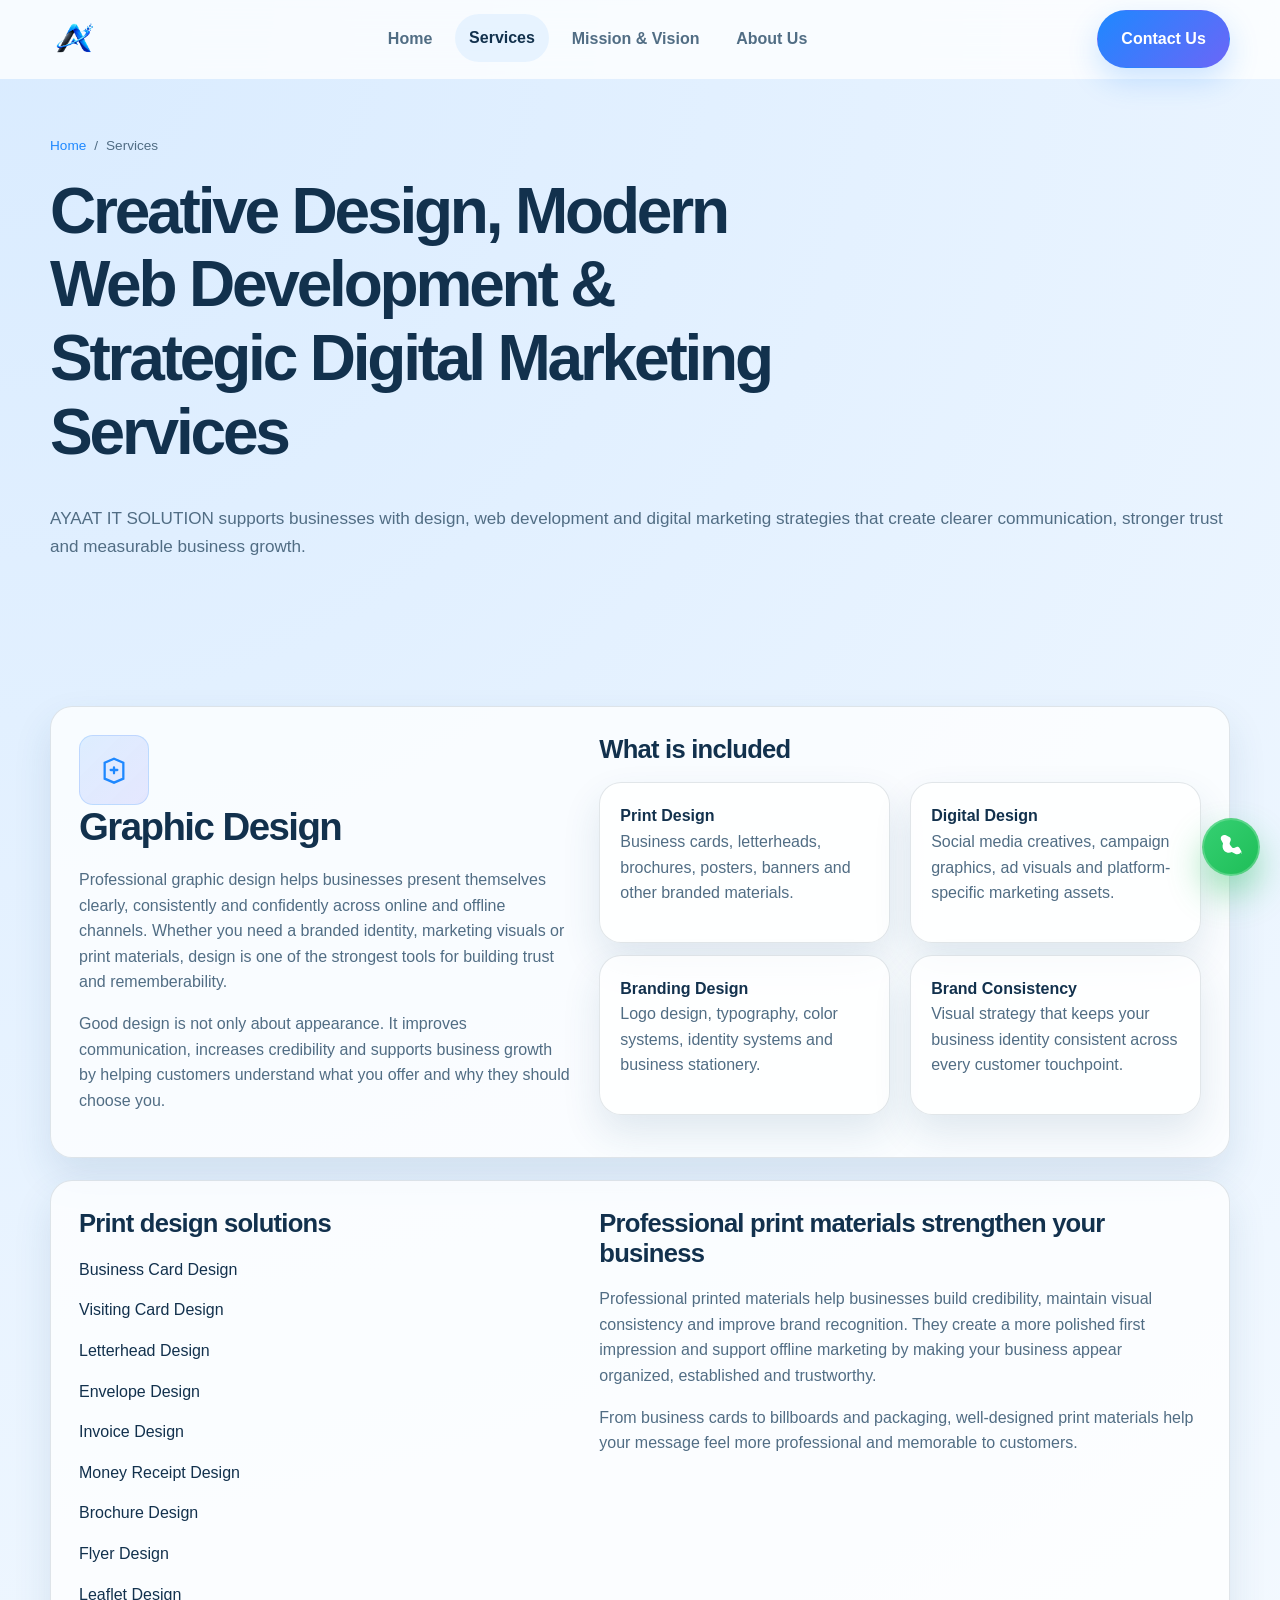
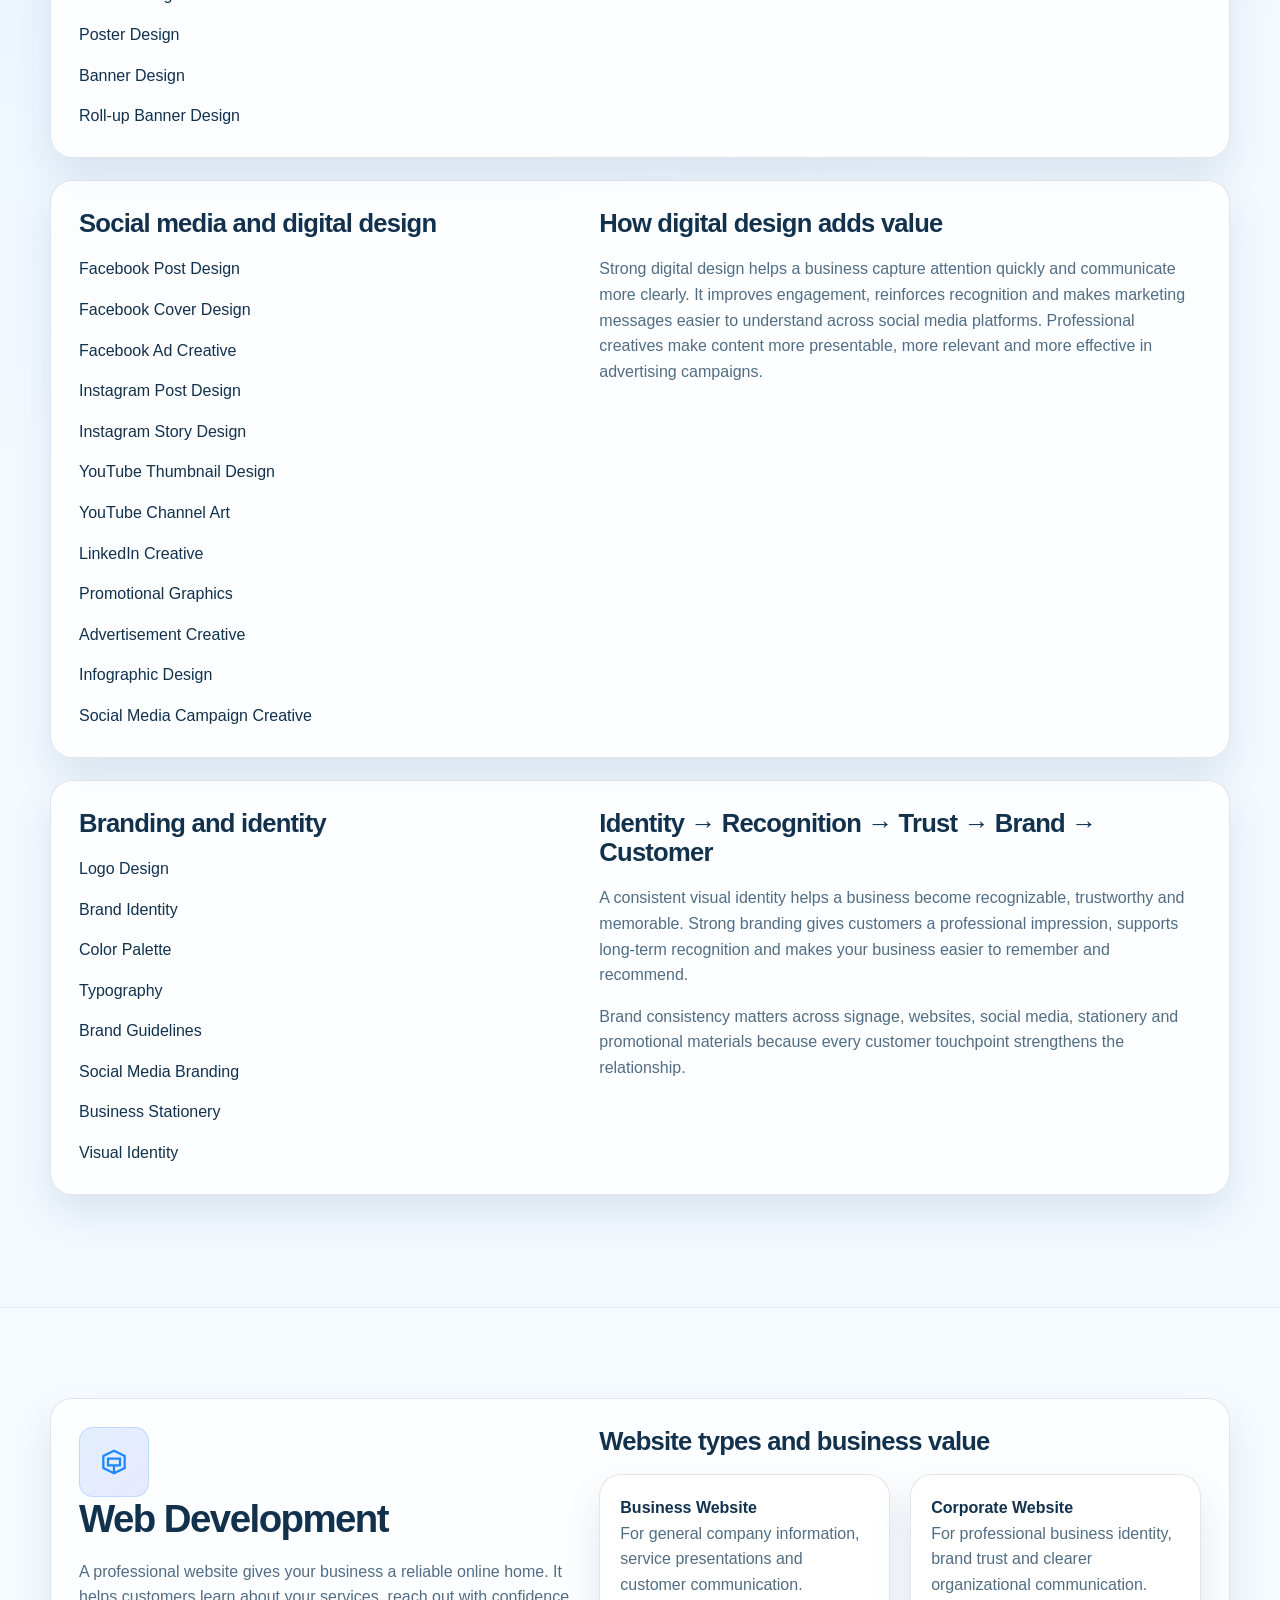
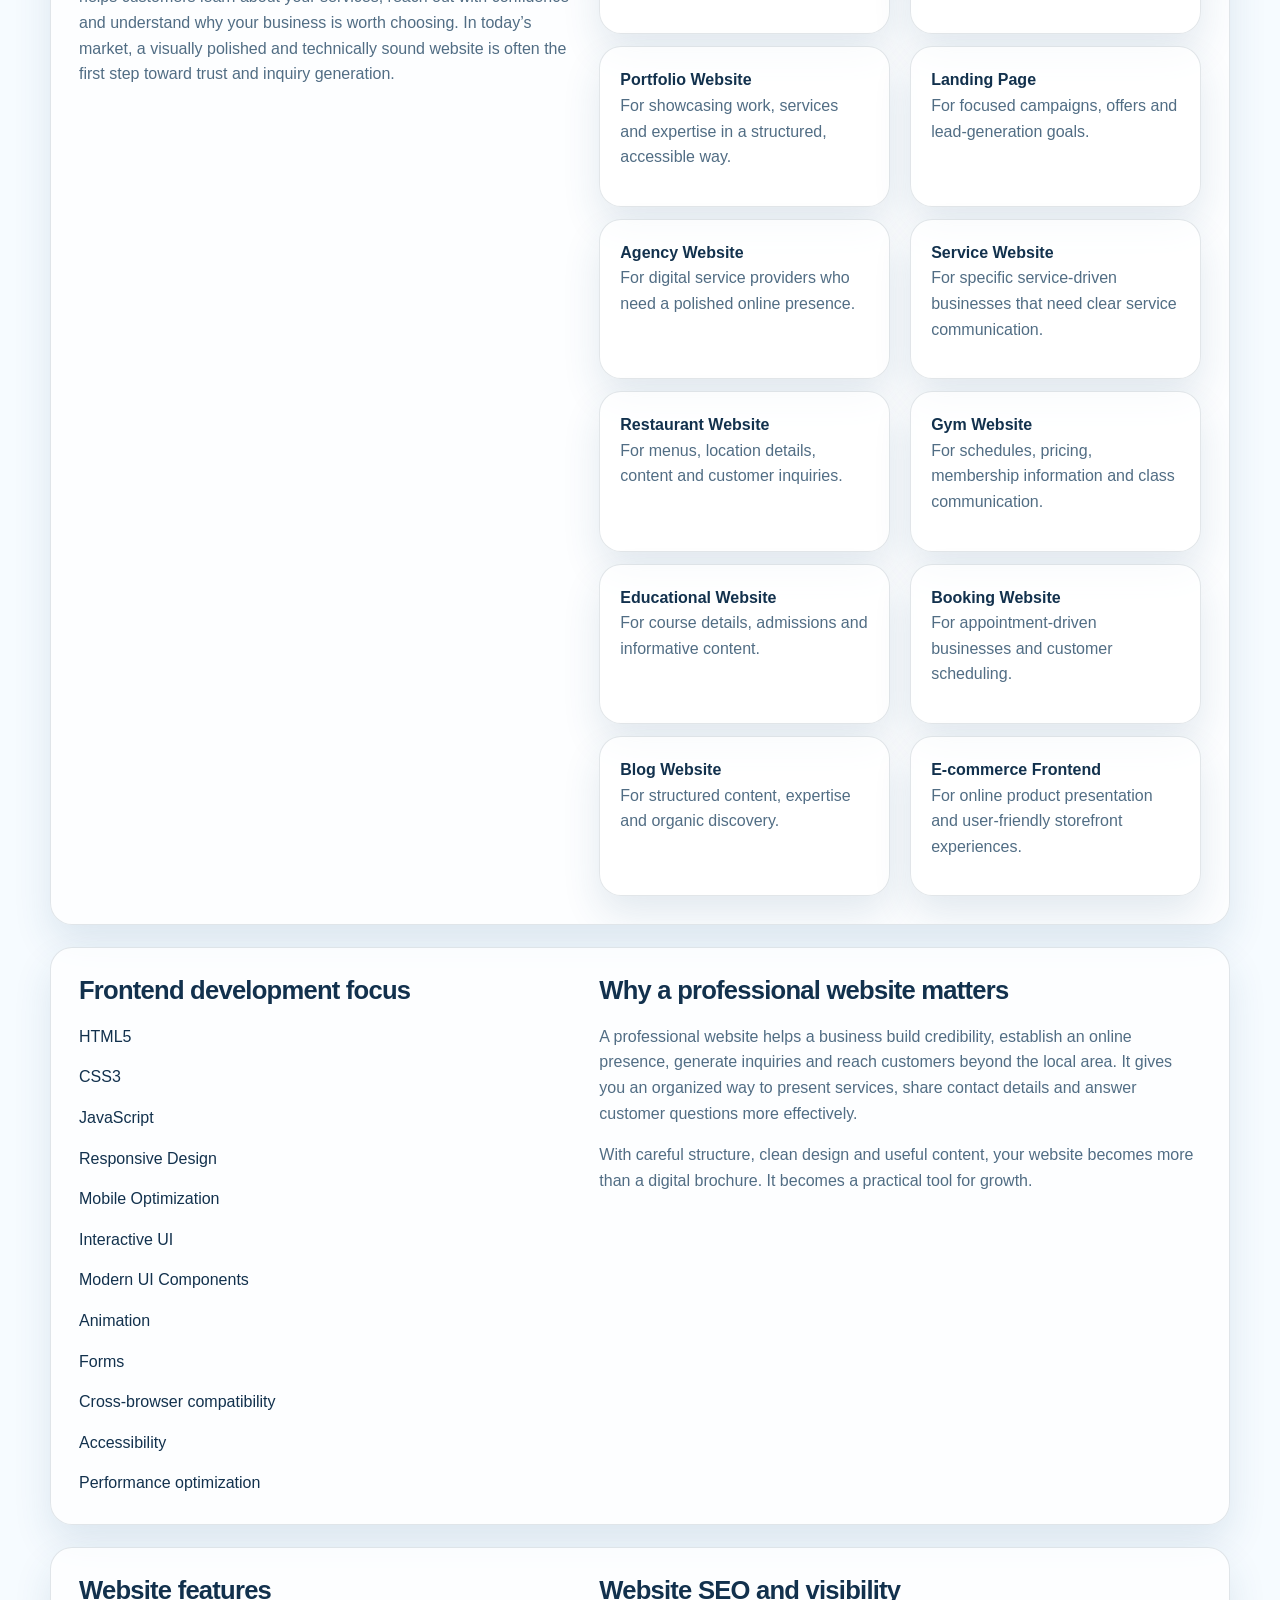
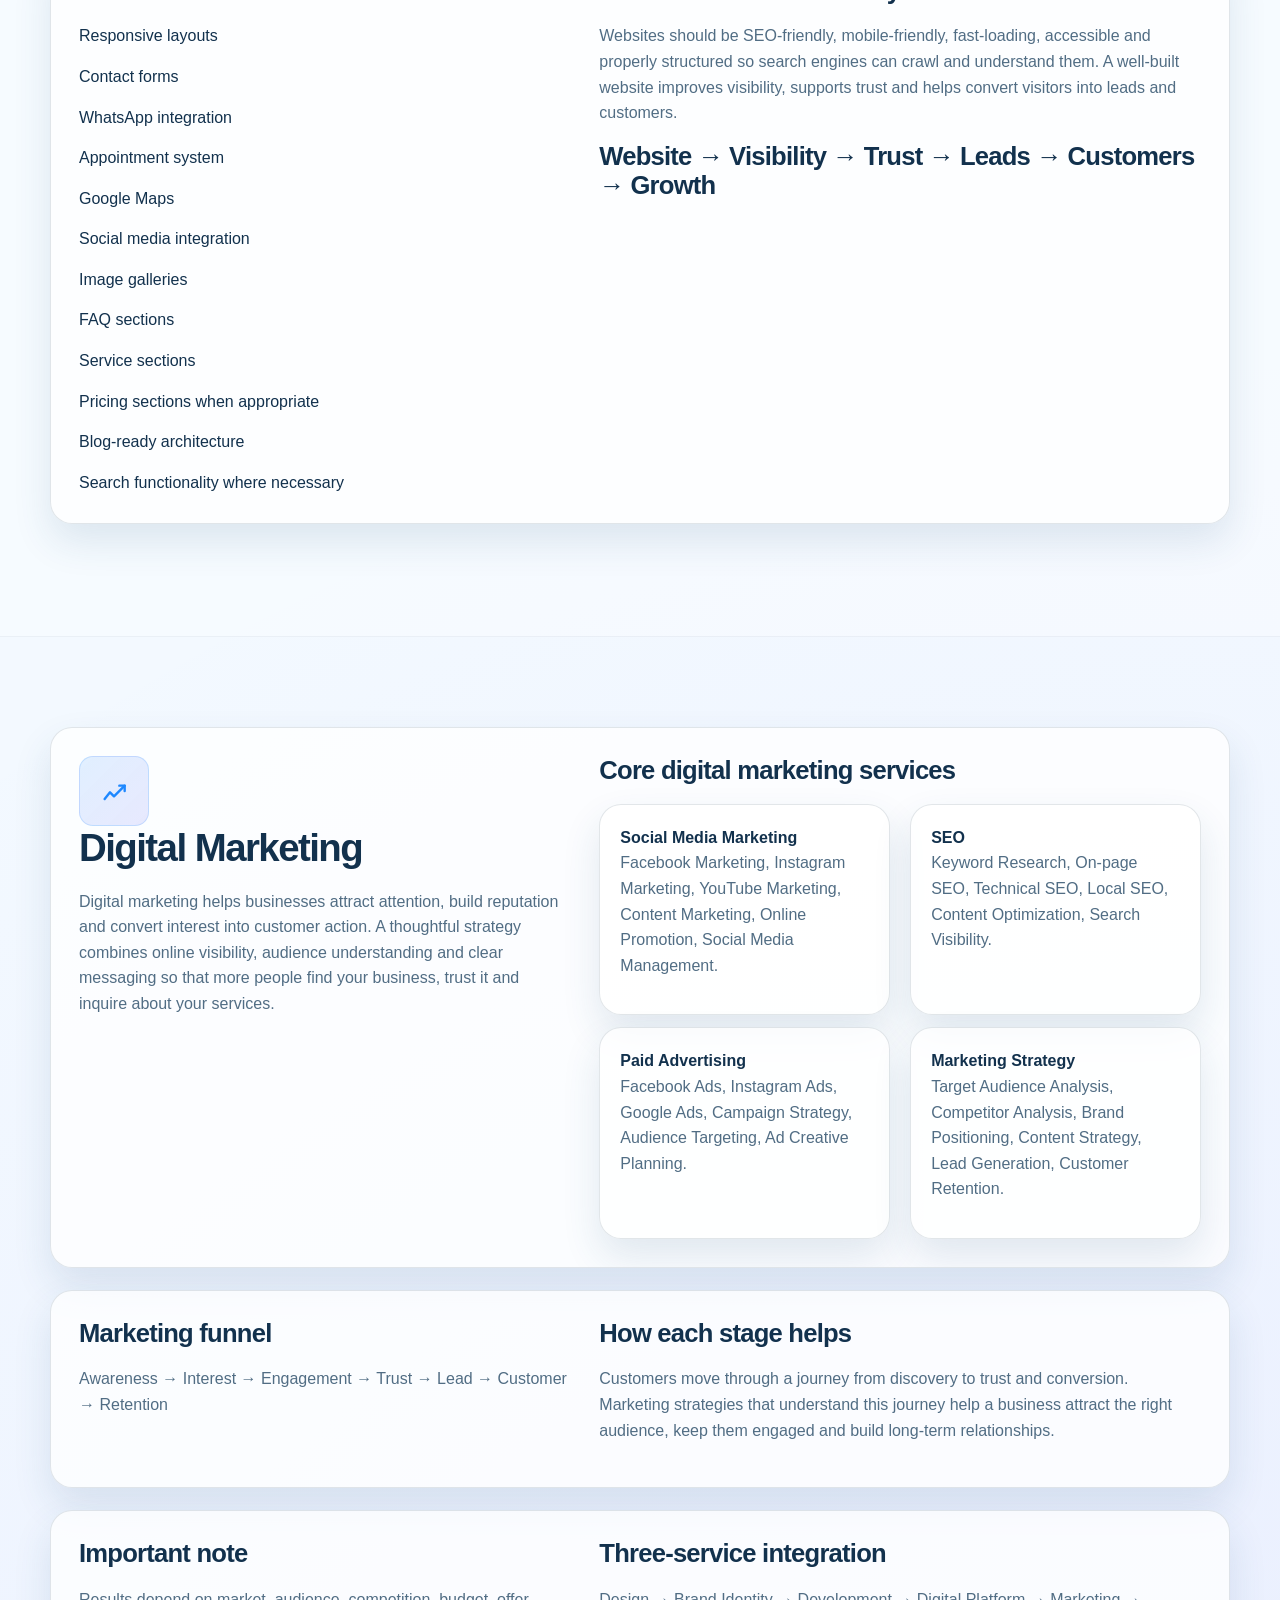
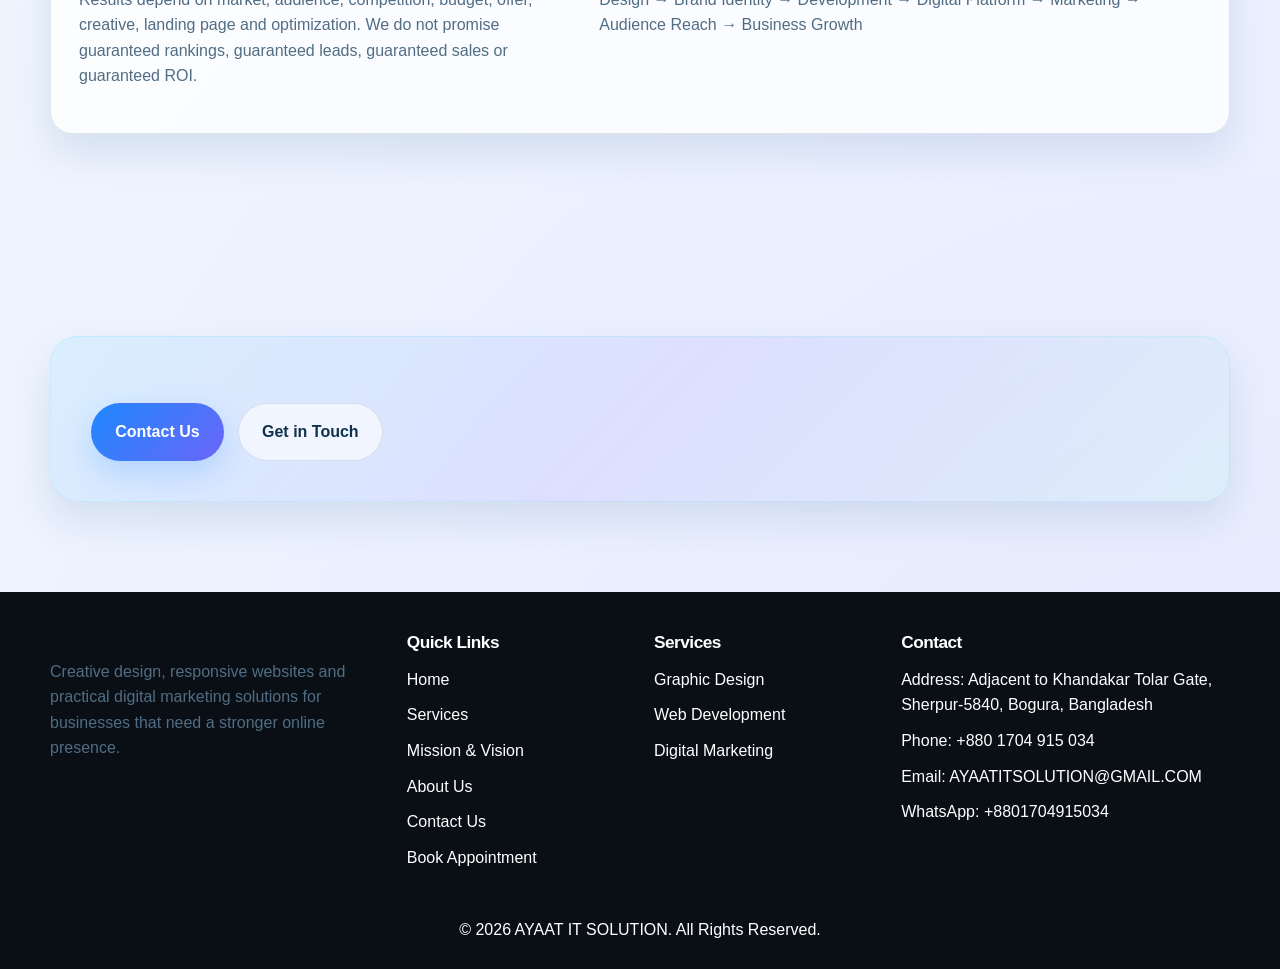
<file: services.html>
<!DOCTYPE html>
<html lang="en">
  <head>
    <meta charset="UTF-8" />
    <meta name="viewport" content="width=device-width, initial-scale=1.0" />
    <title>Graphic Design, Web Development & Digital Marketing Services | AYAAT IT SOLUTION</title>
    <meta name="description" content="Explore premium graphic design, web development and digital marketing services from AYAAT IT SOLUTION for businesses in Sherpur and Bogura." />
    <meta name="robots" content="index, follow" />
    <link rel="canonical" href="https://www.ayaaitsolution.com/services.html" />
    <meta property="og:title" content="Graphic Design, Web Development & Digital Marketing Services | AYAAT IT SOLUTION" />
    <meta property="og:description" content="Professional design, website development and digital marketing support for businesses in Sherpur and Bogura." />
    <meta property="og:type" content="website" />
    <meta property="og:url" content="https://www.ayaaitsolution.com/services.html" />
    <meta property="og:image" content="https://www.ayaaitsolution.com/assets/images/profile.png" />
    <meta property="og:site_name" content="AYAAT IT SOLUTION" />
    <meta name="twitter:card" content="summary_large_image" />
    <meta name="twitter:title" content="Services | AYAAT IT SOLUTION" />
    <meta name="twitter:description" content="Design, development and digital marketing services built for business growth." />
    <meta name="twitter:image" content="https://www.ayaaitsolution.com/assets/images/profile.png" />
    <link rel="icon" type="image/png" href="assets/logo/logo.png.png" />
    <link rel="stylesheet" href="css/style.css" />
    <script type="application/ld+json">
      {
        "@context": "https://schema.org",
        "@type": "Service",
        "serviceType": ["Graphic Design", "Web Development", "Digital Marketing"],
        "provider": {
          "@type": "LocalBusiness",
          "name": "AYAAT IT SOLUTION",
          "address": {
            "@type": "PostalAddress",
            "streetAddress": "Adjacent to Khandakar Tolar Gate",
            "addressLocality": "Sherpur",
            "postalCode": "5840",
            "addressRegion": "Bogura",
            "addressCountry": "BD"
          },
          "telephone": "+880 1704 915 034",
          "email": "AYAATITSOLUTION@GMAIL.COM"
        },
        "areaServed": ["Sherpur", "Bogura", "Bogura District"],
        "description": "Professional graphic design, responsive web development and digital marketing services for businesses in Sherpur and Bogura."
      }
    </script>
  </head>
  <body>
    <header class="site-header">
      <div class="container header-inner">
        <a class="brand" href="index.html" aria-label="AYAAT IT SOLUTION home">
          <img src="assets/logo/logo.png.png" alt="AYAAT IT SOLUTION logo" />
        </a>

        <nav aria-label="Main navigation">
          <ul class="site-nav">
            <li><a href="index.html">Home</a></li>
            <li><a href="services.html" class="active">Services</a></li>
            <li><a href="mission-vision.html">Mission &amp; Vision</a></li>
            <li><a href="about.html">About Us</a></li>
            <li class="mobile-only"><a href="contact.html" class="btn btn-primary">Contact Us</a></li>
          </ul>
        </nav>

        <div class="nav-actions">
          <a class="btn btn-primary" href="contact.html">Contact Us</a>
          <button class="menu-toggle" type="button" aria-label="Open menu" aria-expanded="false">
            <span class="menu-toggle-bar"></span>
          </button>
        </div>
      </div>
    </header>

    <main>
      <section class="page-hero">
        <div class="container page-hero-inner">
          <nav class="breadcrumb" aria-label="Breadcrumb">
            <a href="index.html">Home</a>
            <span> / </span>
            <span>Services</span>
          </nav>
          <h1>Creative Design, Modern Web Development &amp; Strategic Digital Marketing Services</h1>
          <p class="lead">AYAAT IT SOLUTION supports businesses with design, web development and digital marketing strategies that create clearer communication, stronger trust and measurable business growth.</p>
        </div>
      </section>

      <section class="section">
        <div class="container">
          <div id="design" class="card service-detail-card reveal">
            <div>
              <div class="icon-box" aria-hidden="true">
                <svg width="32" height="32" viewBox="0 0 24 24" fill="none"><path d="M5 18.5V6.5L12 3.5L19 6.5V18.5L12 21.5L5 18.5Z" stroke="currentColor" stroke-width="1.7"/><path d="M12 10V14.5M9.5 12H14.5" stroke="currentColor" stroke-width="1.7" stroke-linecap="round"/></svg>
              </div>
              <h2>Graphic Design</h2>
              <p>Professional graphic design helps businesses present themselves clearly, consistently and confidently across online and offline channels. Whether you need a branded identity, marketing visuals or print materials, design is one of the strongest tools for building trust and rememberability.</p>
              <p>Good design is not only about appearance. It improves communication, increases credibility and supports business growth by helping customers understand what you offer and why they should choose you.</p>
            </div>
            <div>
              <h3>What is included</h3>
              <div class="list-two-col">
                <div class="card list-card"><strong>Print Design</strong><p>Business cards, letterheads, brochures, posters, banners and other branded materials.</p></div>
                <div class="card list-card"><strong>Digital Design</strong><p>Social media creatives, campaign graphics, ad visuals and platform-specific marketing assets.</p></div>
                <div class="card list-card"><strong>Branding Design</strong><p>Logo design, typography, color systems, identity systems and business stationery.</p></div>
                <div class="card list-card"><strong>Brand Consistency</strong><p>Visual strategy that keeps your business identity consistent across every customer touchpoint.</p></div>
              </div>
            </div>
          </div>

          <div class="card service-detail-card reveal">
            <div>
              <h3>Print design solutions</h3>
              <ul class="stat-list">
                <li>Business Card Design</li>
                <li>Visiting Card Design</li>
                <li>Letterhead Design</li>
                <li>Envelope Design</li>
                <li>Invoice Design</li>
                <li>Money Receipt Design</li>
                <li>Brochure Design</li>
                <li>Flyer Design</li>
                <li>Leaflet Design</li>
                <li>Poster Design</li>
                <li>Banner Design</li>
                <li>Roll-up Banner Design</li>
              </ul>
            </div>
            <div>
              <h3>Professional print materials strengthen your business</h3>
              <p>Professional printed materials help businesses build credibility, maintain visual consistency and improve brand recognition. They create a more polished first impression and support offline marketing by making your business appear organized, established and trustworthy.</p>
              <p>From business cards to billboards and packaging, well-designed print materials help your message feel more professional and memorable to customers.</p>
            </div>
          </div>

          <div class="card service-detail-card reveal">
            <div>
              <h3>Social media and digital design</h3>
              <ul class="stat-list">
                <li>Facebook Post Design</li>
                <li>Facebook Cover Design</li>
                <li>Facebook Ad Creative</li>
                <li>Instagram Post Design</li>
                <li>Instagram Story Design</li>
                <li>YouTube Thumbnail Design</li>
                <li>YouTube Channel Art</li>
                <li>LinkedIn Creative</li>
                <li>Promotional Graphics</li>
                <li>Advertisement Creative</li>
                <li>Infographic Design</li>
                <li>Social Media Campaign Creative</li>
              </ul>
            </div>
            <div>
              <h3>How digital design adds value</h3>
              <p>Strong digital design helps a business capture attention quickly and communicate more clearly. It improves engagement, reinforces recognition and makes marketing messages easier to understand across social media platforms. Professional creatives make content more presentable, more relevant and more effective in advertising campaigns.</p>
            </div>
          </div>

          <div class="card service-detail-card reveal">
            <div>
              <h3>Branding and identity</h3>
              <ul class="stat-list">
                <li>Logo Design</li>
                <li>Brand Identity</li>
                <li>Color Palette</li>
                <li>Typography</li>
                <li>Brand Guidelines</li>
                <li>Social Media Branding</li>
                <li>Business Stationery</li>
                <li>Visual Identity</li>
              </ul>
            </div>
            <div>
              <h3>Identity → Recognition → Trust → Brand → Customer</h3>
              <p>A consistent visual identity helps a business become recognizable, trustworthy and memorable. Strong branding gives customers a professional impression, supports long-term recognition and makes your business easier to remember and recommend.</p>
              <p>Brand consistency matters across signage, websites, social media, stationery and promotional materials because every customer touchpoint strengthens the relationship.</p>
            </div>
          </div>
        </div>
      </section>

      <section class="section section-surface">
        <div class="container">
          <div id="development" class="card service-detail-card reveal">
            <div>
              <div class="icon-box" aria-hidden="true">
                <svg width="32" height="32" viewBox="0 0 24 24" fill="none"><path d="M4 16.5V7.5L12 3.5L20 7.5V16.5L12 20.5L4 16.5Z" stroke="currentColor" stroke-width="1.7"/><path d="M7.5 9.5H16.5V14.5H7.5V9.5Z" stroke="currentColor" stroke-width="1.7"/><path d="M12 14.5V20.5" stroke="currentColor" stroke-width="1.7"/></svg>
              </div>
              <h2>Web Development</h2>
              <p>A professional website gives your business a reliable online home. It helps customers learn about your services, reach out with confidence and understand why your business is worth choosing. In today’s market, a visually polished and technically sound website is often the first step toward trust and inquiry generation.</p>
            </div>
            <div>
              <h3>Website types and business value</h3>
              <div class="list-two-col">
                <div class="card list-card"><strong>Business Website</strong><p>For general company information, service presentations and customer communication.</p></div>
                <div class="card list-card"><strong>Corporate Website</strong><p>For professional business identity, brand trust and clearer organizational communication.</p></div>
                <div class="card list-card"><strong>Portfolio Website</strong><p>For showcasing work, services and expertise in a structured, accessible way.</p></div>
                <div class="card list-card"><strong>Landing Page</strong><p>For focused campaigns, offers and lead-generation goals.</p></div>
                <div class="card list-card"><strong>Agency Website</strong><p>For digital service providers who need a polished online presence.</p></div>
                <div class="card list-card"><strong>Service Website</strong><p>For specific service-driven businesses that need clear service communication.</p></div>
                <div class="card list-card"><strong>Restaurant Website</strong><p>For menus, location details, content and customer inquiries.</p></div>
                <div class="card list-card"><strong>Gym Website</strong><p>For schedules, pricing, membership information and class communication.</p></div>
                <div class="card list-card"><strong>Educational Website</strong><p>For course details, admissions and informative content.</p></div>
                <div class="card list-card"><strong>Booking Website</strong><p>For appointment-driven businesses and customer scheduling.</p></div>
                <div class="card list-card"><strong>Blog Website</strong><p>For structured content, expertise and organic discovery.</p></div>
                <div class="card list-card"><strong>E-commerce Frontend</strong><p>For online product presentation and user-friendly storefront experiences.</p></div>
              </div>
            </div>
          </div>

          <div class="card service-detail-card reveal">
            <div>
              <h3>Frontend development focus</h3>
              <ul class="stat-list">
                <li>HTML5</li>
                <li>CSS3</li>
                <li>JavaScript</li>
                <li>Responsive Design</li>
                <li>Mobile Optimization</li>
                <li>Interactive UI</li>
                <li>Modern UI Components</li>
                <li>Animation</li>
                <li>Forms</li>
                <li>Cross-browser compatibility</li>
                <li>Accessibility</li>
                <li>Performance optimization</li>
              </ul>
            </div>
            <div>
              <h3>Why a professional website matters</h3>
              <p>A professional website helps a business build credibility, establish an online presence, generate inquiries and reach customers beyond the local area. It gives you an organized way to present services, share contact details and answer customer questions more effectively.</p>
              <p>With careful structure, clean design and useful content, your website becomes more than a digital brochure. It becomes a practical tool for growth.</p>
            </div>
          </div>

          <div class="card service-detail-card reveal">
            <div>
              <h3>Website features</h3>
              <ul class="stat-list">
                <li>Responsive layouts</li>
                <li>Contact forms</li>
                <li>WhatsApp integration</li>
                <li>Appointment system</li>
                <li>Google Maps</li>
                <li>Social media integration</li>
                <li>Image galleries</li>
                <li>FAQ sections</li>
                <li>Service sections</li>
                <li>Pricing sections when appropriate</li>
                <li>Blog-ready architecture</li>
                <li>Search functionality where necessary</li>
              </ul>
            </div>
            <div>
              <h3>Website SEO and visibility</h3>
              <p>Websites should be SEO-friendly, mobile-friendly, fast-loading, accessible and properly structured so search engines can crawl and understand them. A well-built website improves visibility, supports trust and helps convert visitors into leads and customers.</p>
              <h3>Website → Visibility → Trust → Leads → Customers → Growth</h3>
            </div>
          </div>
        </div>
      </section>

      <section class="section">
        <div class="container">
          <div id="marketing" class="card service-detail-card reveal">
            <div>
              <div class="icon-box" aria-hidden="true">
                <svg width="32" height="32" viewBox="0 0 24 24" fill="none"><path d="M5 18L9 13L12 16L20 8" stroke="currentColor" stroke-width="1.8" stroke-linecap="round" stroke-linejoin="round"/><path d="M16 8H20V12" stroke="currentColor" stroke-width="1.8" stroke-linecap="round" stroke-linejoin="round"/></svg>
              </div>
              <h2>Digital Marketing</h2>
              <p>Digital marketing helps businesses attract attention, build reputation and convert interest into customer action. A thoughtful strategy combines online visibility, audience understanding and clear messaging so that more people find your business, trust it and inquire about your services.</p>
            </div>
            <div>
              <h3>Core digital marketing services</h3>
              <div class="list-two-col">
                <div class="card list-card"><strong>Social Media Marketing</strong><p>Facebook Marketing, Instagram Marketing, YouTube Marketing, Content Marketing, Online Promotion, Social Media Management.</p></div>
                <div class="card list-card"><strong>SEO</strong><p>Keyword Research, On-page SEO, Technical SEO, Local SEO, Content Optimization, Search Visibility.</p></div>
                <div class="card list-card"><strong>Paid Advertising</strong><p>Facebook Ads, Instagram Ads, Google Ads, Campaign Strategy, Audience Targeting, Ad Creative Planning.</p></div>
                <div class="card list-card"><strong>Marketing Strategy</strong><p>Target Audience Analysis, Competitor Analysis, Brand Positioning, Content Strategy, Lead Generation, Customer Retention.</p></div>
              </div>
            </div>
          </div>

          <div class="card service-detail-card reveal">
            <div>
              <h3>Marketing funnel</h3>
              <p>Awareness → Interest → Engagement → Trust → Lead → Customer → Retention</p>
            </div>
            <div>
              <h3>How each stage helps</h3>
              <p>Customers move through a journey from discovery to trust and conversion. Marketing strategies that understand this journey help a business attract the right audience, keep them engaged and build long-term relationships.</p>
            </div>
          </div>

          <div class="card service-detail-card reveal">
            <div>
              <h3>Important note</h3>
              <p>Results depend on market, audience, competition, budget, offer, creative, landing page and optimization. We do not promise guaranteed rankings, guaranteed leads, guaranteed sales or guaranteed ROI.</p>
            </div>
            <div>
              <h3>Three-service integration</h3>
              <p>Design → Brand Identity → Development → Digital Platform → Marketing → Audience Reach → Business Growth</p>
            </div>
          </div>
        </div>
      </section>

      <section class="section">
        <div class="container">
          <div class="cta-banner reveal">
            <div class="btn-row">
              <a class="btn btn-primary" href="contact.html">Contact Us</a>
              <a class="btn btn-secondary" href="contact.html">Get in Touch</a>
            </div>
          </div>
        </div>
      </section>
    </main>

    <footer class="footer">
      <div class="container footer-grid">
        <div>
          <a class="brand" href="index.html" aria-label="AYAAT IT SOLUTION home">
            <span class="brand-mark"><img src="assets/logo/logo.png.png" alt="AYAAT IT SOLUTION logo" /></span>
            <span class="brand-copy">
              <strong>AYAAT IT SOLUTION</strong>
              <span>Design • Development • Marketing</span>
            </span>
          </a>
          <p>Creative design, responsive websites and practical digital marketing solutions for businesses that need a stronger online presence.</p>
        </div>

        <div>
          <h3>Quick Links</h3>
          <ul class="quick-links">
            <li><a href="index.html">Home</a></li>
            <li><a href="services.html">Services</a></li>
            <li><a href="mission-vision.html">Mission &amp; Vision</a></li>
            <li><a href="about.html">About Us</a></li>
            <li><a href="contact.html">Contact Us</a></li>
            <li><a href="appointment.html">Book Appointment</a></li>
          </ul>
        </div>

        <div>
          <h3>Services</h3>
          <ul class="service-links">
            <li><a href="services.html#design">Graphic Design</a></li>
            <li><a href="services.html#development">Web Development</a></li>
            <li><a href="services.html#marketing">Digital Marketing</a></li>
          </ul>
        </div>

        <div>
          <h3>Contact</h3>
          <ul class="footer-list">
            <li>Address: Adjacent to Khandakar Tolar Gate, Sherpur-5840, Bogura, Bangladesh</li>
            <li>Phone: <a href="tel:+8801704915034">+880 1704 915 034</a></li>
            <li>Email: <a href="mailto:AYAATITSOLUTION@GMAIL.COM">AYAATITSOLUTION@GMAIL.COM</a></li>
            <li>WhatsApp: <a href="https://wa.me/8801704915034" target="_blank" rel="noreferrer">+8801704915034</a></li>
          </ul>
        </div>
      </div>
      <div class="footer-bottom">© <span data-current-year></span> AYAAT IT SOLUTION. All Rights Reserved.</div>
    </footer>

    <div class="whatsapp-float">
      <a href="https://wa.me/8801704915034" target="_blank" rel="noreferrer" aria-label="Chat on WhatsApp with AYAAT IT SOLUTION">
        <svg width="28" height="28" viewBox="0 0 24 24" fill="none"><path d="M20.93 15.8C20.36 17.15 18.95 18.22 17.36 18.22H17.2C16.74 18.22 16.31 18.11 15.92 17.9L12.62 16.34C10.5 17.29 8.04 16.96 6.34 15.35C4.67 13.68 4.32 11.16 5.22 9.1L3.58 5.92C3.01 4.72 3.2 3.37 4.1 2.48C4.68 1.9 5.51 1.64 6.32 1.64C6.79 1.64 7.25 1.76 7.67 2L10.51 3.52C11.58 4.08 12.13 5.33 11.72 6.38L10.95 8.41C10.7 9.05 10.81 9.78 11.26 10.36L12.77 12.15C13.4 12.89 14.35 13.09 15.1 12.7L16.72 11.99C17.74 11.58 18.98 12.13 19.54 13.18L21.08 16.05C21.3 16.47 21.42 16.91 21.42 17.36C21.42 18.08 21.17 18.76 20.93 15.8Z" fill="currentColor"/></svg>
      </a>
    </div>

    <script src="js/script.js"></script>
  </body>
</html>
</file>
<file: css/style.css>
:root {
    --bg: #f3f9ff;
    --bg-alt: #edf5ff;
    --surface: rgba(255, 255, 255, 0.84);
    --surface-strong: #ebf7ff;
    --surface-muted: #dfefff;
    --text: #12314d;
    --muted: #516d84;
    --primary: #1e88ff;
    --secondary: #6b66f7;
    --accent: #13c79a;
    --border: rgba(18, 49, 77, 0.12);
    --shadow: 0 18px 38px rgba(30, 85, 123, 0.12);
    --radius: 22px;
    --radius-sm: 14px;
    --container: 1180px;
    --transition: 220ms ease;
    --gradient: linear-gradient(135deg, rgba(30, 136, 255, 0.15), rgba(107, 102, 247, 0.14), rgba(19, 199, 154, 0.16));
}

* {
    box-sizing: border-box;
}

html {
    scroll-behavior: smooth;
}

body {
    margin: 0;
    font-family: "Segoe UI", Tahoma, Geneva, Verdana, sans-serif;
    background: radial-gradient(circle at top left, rgba(30, 136, 255, 0.12), transparent 28%),
        radial-gradient(circle at bottom right, rgba(107, 102, 247, 0.10), transparent 30%),
        var(--bg);
    color: var(--text);
    line-height: 1.6;
    overflow-x: hidden;
}

a {
    color: inherit;
    text-decoration: none;
}

img {
    max-width: 100%;
    display: block;
}

svg {
    display: block;
}

button,
input,
select,
textarea {
    font: inherit;
}

.hidden {
    display: none !important;
}

.container {
    width: min(var(--container), calc(100% - 2rem));
    margin: 0 auto;
}

.section {
    padding: 90px 0;
    position: relative;
}

.section-header {
    max-width: 760px;
    margin: 0 auto 32px;
    text-align: center;
}

.eyebrow {
    display: inline-flex;
    align-items: center;
    gap: 8px;
    border: 1px solid rgba(97, 214, 255, 0.25);
    background: rgba(97, 214, 255, 0.08);
    padding: 7px 14px;
    border-radius: 999px;
    color: var(--primary);
    letter-spacing: 0.08em;
    text-transform: uppercase;
    font-size: 0.72rem;
    font-weight: 700;
}

h1,
h2,
h3,
h4 {
    line-height: 1.15;
    margin: 0 0 18px;
}

h1 {
    font-size: clamp(2.3rem, 5vw, 4.5rem);
    letter-spacing: -0.05em;
}

h2 {
    font-size: clamp(1.8rem, 3vw, 3rem);
    letter-spacing: -0.04em;
}

h3 {
    font-size: clamp(1.2rem, 2vw, 1.7rem);
    letter-spacing: -0.03em;
}

p {
    margin: 0 0 16px;
    color: var(--muted);
}

.lead {
    font-size: 1.07rem;
}

.btn {
    display: inline-flex;
    align-items: center;
    justify-content: center;
    gap: 10px;
    padding: 0.95rem 1.45rem;
    border-radius: 999px;
    border: 1px solid transparent;
    font-weight: 700;
    text-decoration: none;
    transition: transform var(--transition), box-shadow var(--transition), border-color var(--transition), background var(--transition);
    cursor: pointer;
    white-space: nowrap;
}

.btn:hover,
.btn:focus-visible {
    transform: translateY(-2px);
}

.btn-primary {
    background: linear-gradient(135deg, var(--primary), var(--secondary));
    color: #ffffff;
    box-shadow: 0 12px 30px rgba(30, 136, 255, 0.22);
}

.btn-secondary {
    background: rgba(255, 255, 255, 0.6);
    border-color: var(--border);
    color: var(--text);
}

.btn-ghost {
    background: transparent;
    color: var(--text);
    border: 1px solid rgba(18, 49, 77, 0.12);
}

.btn-row {
    display: flex;
    flex-wrap: wrap;
    gap: 14px;
    margin-top: 26px;
}

.grid-2,
.grid-3,
.grid-4 {
    display: grid;
    gap: 24px;
}

.grid-2 {
    grid-template-columns: repeat(2, minmax(0, 1fr));
}

.grid-3 {
    grid-template-columns: repeat(3, minmax(0, 1fr));
}

.grid-4 {
    grid-template-columns: repeat(4, minmax(0, 1fr));
}

.card {
    background: rgba(255, 255, 255, 0.76);
    border: 1px solid var(--border);
    border-radius: var(--radius);
    box-shadow: var(--shadow);
    overflow: hidden;
    transition: transform var(--transition), border-color var(--transition), box-shadow var(--transition), background var(--transition);
}

.card:hover {
    transform: translateY(-6px);
    border-color: rgba(30, 136, 255, 0.32);
    box-shadow: 0 20px 40px rgba(30, 85, 123, 0.14);
}

.site-header {
    position: sticky;
    top: 0;
    z-index: 1000;
    backdrop-filter: blur(16px);
    background: rgba(255, 255, 255, 0.78);
    border-bottom: 1px solid transparent;
    transition: background var(--transition), border-color var(--transition), box-shadow var(--transition);
}

.site-header.scrolled {
    background: rgba(255, 255, 255, 0.9);
    border-color: var(--border);
    box-shadow: 0 10px 25px rgba(30, 85, 123, 0.08);
}

.header-inner {
    display: flex;
    align-items: center;
    justify-content: space-between;
    min-height: 78px;
    gap: 16px;
}

.brand {
    display: inline-flex;
    align-items: center;
    gap: 12px;
    min-width: 0;
}

.brand img {
    height: 48px;
    width: auto;
    object-fit: contain;
}

.brand-mark {
    display: none;
}

.brand-mark img {
    display: none;
}

.brand-copy {
    display: none;
}

.brand-copy strong {
    display: none;
}

.brand-copy span {
    display: none;
}

.site-nav {
    display: flex;
    align-items: center;
    gap: 8px;
    list-style: none;
    margin: 0;
    padding: 0;
}

.site-nav > li:last-child {
    display: none;
}

.mobile-only {
    display: none !important;
}

.site-nav a {
    display: inline-flex;
    align-items: center;
    padding: 0.7rem 0.9rem;
    border-radius: 999px;
    color: var(--muted);
    font-weight: 600;
    transition: background var(--transition), color var(--transition), transform var(--transition);
}

.site-nav a:hover,
.site-nav a:focus-visible,
.site-nav a.active {
    background: rgba(30, 136, 255, 0.08);
    color: var(--text);
    transform: translateY(-1px);
}

.nav-actions {
    display: flex;
    align-items: center;
    gap: 12px;
}

.nav-actions .btn {
    display: inline-flex;
}

.menu-toggle {
    display: none;
    width: 46px;
    height: 46px;
    border-radius: 14px;
    border: 1px solid rgba(18, 49, 77, 0.12);
    background: linear-gradient(135deg, rgba(255, 255, 255, 0.96), rgba(219, 235, 255, 0.9));
    color: var(--text);
    cursor: pointer;
    box-shadow: 0 10px 22px rgba(30, 85, 123, 0.10);
}

.menu-toggle-bar {
    position: relative;
    width: 18px;
    height: 2px;
    background: var(--text);
    border-radius: 3px;
    display: block;
    margin: 0 auto;
}

.menu-toggle-bar::before,
.menu-toggle-bar::after {
    content: "";
    position: absolute;
    left: 0;
    width: 18px;
    height: 2px;
    background: var(--text);
    border-radius: 3px;
    transition: transform var(--transition), opacity var(--transition);
}

.menu-toggle-bar::before {
    top: -6px;
}

.menu-toggle-bar::after {
    top: 6px;
}

.menu-toggle[aria-expanded="true"] .menu-toggle-bar {
    background: transparent;
}

.menu-toggle[aria-expanded="true"] .menu-toggle-bar::before {
    transform: rotate(45deg) translate(4px, 4px);
}

.menu-toggle[aria-expanded="true"] .menu-toggle-bar::after {
    transform: rotate(-45deg) translate(4px, -4px);
}

.hero {
    padding: 60px 0 50px;
}

.hero-grid {
    display: grid;
    grid-template-columns: 1.08fr 0.92fr;
    align-items: center;
    gap: 30px;
}

.hero-copy {
    position: relative;
    z-index: 1;
}

.hero h1 {
    margin-bottom: 18px;
}

.hero-copy .lead {
    font-size: 1.1rem;
    max-width: 660px;
}

.hero-meta {
    display: flex;
    flex-wrap: wrap;
    gap: 14px;
    margin-top: 26px;
    color: var(--muted);
    font-size: 0.96rem;
}

.hero-meta span {
    display: inline-flex;
    align-items: center;
    gap: 8px;
    padding: 0.6rem 0.8rem;
    background: rgba(255, 255, 255, 0.02);
    border: 1px solid var(--border);
    border-radius: 999px;
}

.hero-visual {
    position: relative;
    min-height: 540px;
    display: flex;
    align-items: center;
    justify-content: center;
}

.visual-shell {
    position: relative;
    width: min(100%, 520px);
    padding: 20px;
    border-radius: 0;
    background: transparent;
    border: none;
    box-shadow: none;
}

.visual-shell::before {
    display: none;
}

.profile-frame {
    border-radius: 0;
    overflow: visible;
    background: transparent;
    border: none;
}

.profile-frame:hover img {
    opacity: 0.45;
}

.profile-frame img {
    width: 100%;
    height: 560px;
    object-fit: contain;
    display: block;
    animation: fadeInImage 1.2s ease-out forwards;
    opacity: 0.3;
    transition: opacity 0.4s ease;
    cursor: pointer;
}

@keyframes fadeInImage {
    from {
        opacity: 0.3;
    }
    to {
        opacity: 1;
    }
}

.floating-card {
    position: absolute;
    background: rgba(255, 255, 255, 0.78);
    border: 1px solid rgba(18, 49, 77, 0.09);
    border-radius: 18px;
    box-shadow: 0 18px 32px rgba(30, 85, 123, 0.12);
    padding: 14px 16px;
    backdrop-filter: blur(12px);
    animation: floatCard 6s ease-in-out infinite;
}

.floating-card strong {
    display: block;
    font-size: 1.05rem;
}

.floating-card span {
    color: var(--muted);
    font-size: 0.82rem;
}

.floating-card.card-a {
    left: -8px;
    bottom: 40px;
}

.floating-card.card-b {
    right: -18px;
    top: 46px;
    animation-delay: 1.3s;
}

.floating-card.card-c {
    right: 0;
    bottom: 16px;
    animation-delay: 2s;
}

.glow-orb {
    position: absolute;
    border-radius: 50%;
    filter: blur(8px);
    opacity: 0.45;
}

.orb-1 {
    width: 120px;
    height: 120px;
    right: 4%;
    top: 0;
    background: rgba(97, 214, 255, 0.32);
}

.orb-2 {
    width: 160px;
    height: 160px;
    left: 8%;
    bottom: 8%;
    background: rgba(138, 125, 255, 0.28);
}

.section-surface {
    background: rgba(255, 255, 255, 0.25);
    border-top: 1px solid rgba(18, 49, 77, 0.05);
    border-bottom: 1px solid rgba(18, 49, 77, 0.05);
}

.intro-grid {
    display: grid;
    grid-template-columns: 1.1fr 0.9fr;
    align-items: center;
    gap: 30px;
}

.intro-card {
    padding: 28px;
    background: rgba(255, 255, 255, 0.72);
    border-radius: var(--radius);
    border: 1px solid var(--border);
    box-shadow: var(--shadow);
}

.stat-list {
    list-style: none;
    padding: 0;
    margin: 0;
    display: grid;
    gap: 15px;
}

.stat-item {
    display: flex;
    align-items: center;
    gap: 14px;
    padding: 14px 16px;
    border-radius: 16px;
    background: rgba(255, 255, 255, 0.65);
    border: 1px solid var(--border);
    transition: transform var(--transition), box-shadow var(--transition), border-color var(--transition);
    animation: floatCard 7s ease-in-out infinite;
}

.stat-item:nth-child(2) { animation-delay: 1s; }
.stat-item:nth-child(3) { animation-delay: 2s; }

.stat-item:hover {
    transform: translateY(-3px);
    border-color: rgba(30, 136, 255, 0.25);
    box-shadow: 0 16px 26px rgba(30, 85, 123, 0.08);
}

.icon-box {
    width: 46px;
    height: 46px;
    border-radius: 14px;
    display: grid;
    place-items: center;
    background: linear-gradient(135deg, rgba(30, 136, 255, 0.12), rgba(107, 102, 247, 0.14));
    border: 1px solid rgba(30, 136, 255, 0.18);
    color: var(--primary);
}

.service-grid {
    display: grid;
    grid-template-columns: repeat(3, minmax(0, 1fr));
    gap: 28px;
}

.service-card {
    position: relative;
    padding: 28px 24px 20px;
    min-height: 100%;
}

.service-card .icon-box {
    width: 60px;
    height: 60px;
    margin-bottom: 18px;
}

.service-card ul {
    list-style: none;
    padding: 0;
    margin: 18px 0 0;
    display: grid;
    gap: 10px;
}

.service-card li {
    display: flex;
    align-items: flex-start;
    gap: 8px;
    color: var(--muted);
}

.service-card li::before {
    content: "•";
    color: var(--accent);
    font-size: 1.2rem;
    line-height: 1.2;
}

.service-link {
    margin-top: 26px;
    display: inline-flex;
    align-items: center;
    gap: 8px;
    font-weight: 700;
    color: var(--text);
}

.why-grid {
    display: grid;
    grid-template-columns: repeat(2, minmax(0, 1fr));
    gap: 24px;
}

.reason-card {
    position: relative;
    padding: 24px;
}

.reason-card .icon-box {
    margin-bottom: 18px;
}

.diagram {
    display: grid;
    gap: 14px;
    margin-top: 24px;
}

.diagram-step {
    display: grid;
    grid-template-columns: 1fr auto 1fr;
    align-items: center;
    gap: 12px;
    text-align: center;
}

.diagram-pill {
    display: inline-flex;
    justify-content: center;
    align-items: center;
    min-height: 72px;
    padding: 16px 18px;
    border-radius: 18px;
    border: 1px solid rgba(97, 214, 255, 0.2);
    background: rgba(97, 214, 255, 0.08);
    font-weight: 700;
}

.diagram-arrow {
    color: var(--primary);
    font-size: 1.8rem;
}

.timeline {
    position: relative;
    display: grid;
    grid-template-columns: repeat(4, minmax(0, 1fr));
    gap: 18px;
    margin-top: 18px;
}

.timeline::before {
    content: "";
    position: absolute;
    top: 32px;
    left: 10%;
    right: 10%;
    height: 2px;
    background: linear-gradient(90deg, rgba(97, 214, 255, 0.1), rgba(97, 214, 255, 0.38), rgba(97, 214, 255, 0.1));
}

.timeline-item {
    position: relative;
    padding: 26px 18px 18px;
    text-align: center;
}

.timeline-number {
    width: 54px;
    height: 54px;
    border-radius: 50%;
    display: grid;
    place-items: center;
    margin: 0 auto 16px;
    background: linear-gradient(135deg, rgba(97, 214, 255, 0.2), rgba(138, 125, 255, 0.2));
    border: 1px solid rgba(97, 214, 255, 0.25);
    color: var(--text);
    font-weight: 800;
}

.local-grid {
    display: grid;
    grid-template-columns: 1fr 1fr;
    gap: 28px;
}

.area-card {
    padding: 28px;
}

.faq-list {
    display: grid;
    gap: 14px;
}

.faq-item {
    border-radius: 18px;
    background: rgba(255, 255, 255, 0.5);
    border: 1px solid rgba(30, 136, 255, 0.2);
    overflow: hidden;
}

.faq-question {
    width: 100%;
    text-align: left;
    background: transparent;
    border: 0;
    color: var(--text);
    padding: 20px 22px;
    font-weight: 700;
    font-size: 1rem;
    display: flex;
    justify-content: space-between;
    align-items: center;
    cursor: pointer;
    transition: background 0.3s ease;
}

.faq-question:hover {
    background: rgba(30, 136, 255, 0.08);
}

.faq-answer {
    padding: 0 22px 20px;
    color: var(--text);
    max-height: 0;
    overflow: hidden;
    transition: max-height 220ms ease;
}

.faq-item.active .faq-answer {
    max-height: 200px;
}

.cta-banner {
    background: linear-gradient(135deg, rgba(97, 214, 255, 0.14), rgba(138, 125, 255, 0.14), rgba(110, 240, 194, 0.08));
    border: 1px solid rgba(97, 214, 255, 0.18);
    border-radius: 28px;
    padding: clamp(22px, 5vw, 40px);
    box-shadow: var(--shadow);
}

.contact-preview {
    display: grid;
    grid-template-columns: 1.1fr 0.9fr;
    gap: 28px;
    align-items: center;
}

.contact-box {
    background: rgba(255, 255, 255, 0.78);
    border: 1px solid var(--border);
    border-radius: var(--radius);
    padding: 28px;
    box-shadow: var(--shadow);
}

.contact-list {
    list-style: none;
    margin: 0;
    padding: 0;
    display: grid;
    gap: 18px;
}

.contact-list li {
    display: flex;
    align-items: flex-start;
    gap: 14px;
    color: var(--muted);
}

.contact-list strong {
    color: var(--text);
    display: block;
}

.page-hero {
    padding: 56px 0 40px;
}

.page-hero-inner {
    display: grid;
    grid-template-columns: 1fr;
    gap: 18px;
}

.page-hero h1 {
    max-width: 800px;
}

.breadcrumb {
    display: flex;
    flex-wrap: wrap;
    gap: 8px;
    align-items: center;
    color: var(--muted);
    font-size: 0.85rem;
}

.breadcrumb a {
    color: var(--primary);
}

.service-detail-card {
    display: grid;
    grid-template-columns: 0.9fr 1.1fr;
    gap: 28px;
    padding: 28px;
    margin-bottom: 22px;
}

.service-detail-card .icon-box {
    width: 70px;
    height: 70px;
}

.list-two-col {
    display: grid;
    grid-template-columns: repeat(2, minmax(0, 1fr));
    gap: 12px 20px;
    margin-top: 18px;
}

.list-card {
    padding: 20px;
}

.values-grid {
    display: grid;
    grid-template-columns: repeat(3, minmax(0, 1fr));
    gap: 22px;
}

.value-card {
    padding: 24px;
}

.process-grid {
    display: grid;
    grid-template-columns: repeat(4, minmax(0, 1fr));
    gap: 22px;
}

.process-card {
    padding: 22px;
}

.appointment-layout,
.contact-layout {
    display: grid;
    grid-template-columns: 0.9fr 1.1fr;
    gap: 28px;
}

.form-shell {
    padding: 28px;
    background: rgba(255, 255, 255, 0.8);
    border: 1px solid var(--border);
    border-radius: var(--radius);
    box-shadow: var(--shadow);
}

.form-grid {
    display: grid;
    grid-template-columns: repeat(2, minmax(0, 1fr));
    gap: 18px;
}

.form-field {
    display: flex;
    flex-direction: column;
    gap: 8px;
}

.form-field.full {
    grid-column: 1 / -1;
}

label {
    color: var(--text);
    font-weight: 600;
}

input,
select,
textarea {
    width: 100%;
    border: 1px solid rgba(18, 49, 77, 0.12);
    border-radius: 14px;
    background: rgba(255, 255, 255, 0.75);
    color: var(--text);
    padding: 0.9rem 1rem;
    transition: border-color var(--transition), box-shadow var(--transition), background var(--transition);
}

input:focus,
select:focus,
textarea:focus {
    border-color: rgba(30, 136, 255, 0.5);
    box-shadow: 0 0 0 3px rgba(30, 136, 255, 0.10);
    outline: none;
    background: #ffffff;
}

textarea {
    min-height: 144px;
    resize: vertical;
}

.form-note {
    margin-top: 18px;
    color: var(--muted);
    font-size: 0.92rem;
}

.form-status {
    margin-top: 18px;
    padding: 14px 16px;
    border-radius: 14px;
    border: 1px solid transparent;
    background: rgba(255, 255, 255, 0.03);
    color: var(--text);
    display: none;
}

.form-status.success {
    display: block;
    border-color: rgba(110, 240, 194, 0.3);
    background: rgba(110, 240, 194, 0.08);
    color: #d8fff0;
}

.form-status.error {
    display: block;
    border-color: rgba(255, 122, 122, 0.3);
    background: rgba(255, 122, 122, 0.08);
    color: #ffd7d7;
}

.form-actions {
    display: flex;
    flex-wrap: wrap;
    gap: 12px;
    margin-top: 18px;
}

.map-frame {
    min-height: 360px;
    border: 1px solid var(--border);
    border-radius: 18px;
    overflow: hidden;
    background: rgba(0, 0, 0, 0.15);
}

.map-frame iframe {
    width: 100%;
    height: 100%;
    min-height: 360px;
    border: 0;
}

.footer {
    background: #090f15;
    border-top: 1px solid var(--border);
    padding-top: 40px;
    color: #ffffff;
}

.footer-grid {
    display: grid;
    grid-template-columns: 1.2fr 0.8fr 0.8fr 1.2fr;
    gap: 28px;
    padding-bottom: 28px;
}

.footer h3 {
    font-size: 1.08rem;
    margin-bottom: 14px;
    color: #ffffff;
}

.footer-list,
.quick-links,
.service-links {
    list-style: none;
    margin: 0;
    padding: 0;
    display: grid;
    gap: 10px;
}

.footer-list a,
.quick-links a,
.service-links a {
    color: #ffffff;
}

.footer-bottom {
    border-top: 1px solid var(--border);
    padding: 18px 0 26px;
    text-align: center;
    color: #ffffff;
}

.whatsapp-float {
    position: fixed;
    right: 20px;
    bottom: 24px;
    z-index: 50;
}

.whatsapp-float a {
    width: 58px;
    height: 58px;
    border-radius: 50%;
    display: grid;
    place-items: center;
    background: linear-gradient(135deg, #35d072, #1fbe58);
    color: #fff;
    box-shadow: 0 18px 35px rgba(30, 190, 88, 0.42);
    animation: pulse 2s infinite ease-in-out;
    border: 2px solid rgba(255, 255, 255, 0.22);
    transition: transform var(--transition), box-shadow var(--transition);
}

.whatsapp-float a:hover,
.whatsapp-float a:focus-visible {
    transform: translateY(-2px) scale(1.02);
}

.reveal {
    opacity: 0;
    transform: translateY(18px) scale(0.98);
    transition: opacity 500ms ease, transform 500ms ease;
}

.reveal.visible {
    opacity: 1;
    transform: translateY(0) scale(1);
}

@keyframes floatCard {

    0%,
    100% {
        transform: translateY(0);
    }

    50% {
        transform: translateY(-10px);
    }
}

@keyframes pulse {
    0% {
        box-shadow: 0 0 0 0 rgba(31, 190, 88, 0.6);
    }

    70% {
        box-shadow: 0 0 0 14px rgba(31, 190, 88, 0);
    }

    100% {
        box-shadow: 0 0 0 0 rgba(31, 190, 88, 0);
    }
}

@media (max-width: 980px) {

    .hero-grid,
    .intro-grid,
    .local-grid,
    .contact-preview,
    .appointment-layout,
    .contact-layout,
    .service-detail-card,
    .footer-grid {
        grid-template-columns: 1fr;
    }

    .service-grid,
    .process-grid,
    .values-grid,
    .grid-3,
    .grid-4 {
        grid-template-columns: repeat(2, minmax(0, 1fr));
    }

    .site-nav {
        position: absolute;
        top: calc(100% + 12px);
        left: 16px;
        right: 16px;
        display: none;
        flex-direction: column;
        align-items: stretch;
        background: rgba(255, 255, 255, 0.9);
        border: 1px solid rgba(18, 49, 77, 0.12);
        border-radius: 18px;
        padding: 14px;
        box-shadow: 0 18px 28px rgba(30, 85, 123, 0.12);
    }

    .site-nav.open {
        display: flex;
    }

    .menu-toggle {
        display: inline-grid;
        place-items: center;
    }

    .nav-actions .btn {
        display: none;
    }

    .site-nav > li:last-child {
        display: block;
        margin-top: 6px;
    }

    .site-nav > li:last-child a {
        display: inline-flex;
        width: 100%;
        justify-content: center;
        background: linear-gradient(135deg, var(--primary), var(--secondary));
        color: #ffffff;
        border-radius: 12px;
        box-shadow: 0 12px 24px rgba(30, 136, 255, 0.18);
    }
}

@media (max-width: 720px) {

    .mobile-only {
        display: block !important;
    }

    .mobile-only a {
        width: 100%;
        justify-content: center;
        padding: 12px 20px;
        margin-top: 12px;
        border-radius: 14px;
    }

    .grid-2,
    .service-grid,
    .values-grid,
    .process-grid,
    .why-grid,
    .form-grid,
    .timeline,
    .list-two-col {
        grid-template-columns: 1fr;
    }

    .timeline::before {
        display: none;
    }

    .hero {
        padding-top: 30px;
    }

    .section {
        padding: 74px 0;
    }

    .brand-copy span {
        display: none;
    }

    .btn,
    .btn-row .btn {
        width: 100%;
    }

    .btn-row {
        flex-direction: column;
    }

    .floating-card.card-b,
    .floating-card.card-c {
        right: 12px;
        left: auto;
    }

    .hero-visual {
        min-height: 430px;
    }

    .profile-frame img {
        height: 460px;
    }
}

/* Brand-colored action buttons */
#appointmentWhatsApp {
    background: #25D366;
    color: #ffffff;
    box-shadow: 0 12px 30px rgba(37, 211, 102, 0.25);
    border-color: #25D366;
}

#appointmentWhatsApp:hover,
#appointmentWhatsApp:focus-visible {
    background: #1a9f50;
    box-shadow: 0 12px 30px rgba(37, 211, 102, 0.35);
}

#appointmentWhatsApp {
    background: #25D366;
    color: #ffffff;
    box-shadow: 0 12px 30px rgba(37, 211, 102, 0.25);
    border-color: #25D366;
}

#appointmentWhatsApp:hover,
#appointmentWhatsApp:focus-visible {
    background: #1a9f50;
    box-shadow: 0 12px 30px rgba(37, 211, 102, 0.35);
}

/* Confirmation Modal */
.modal {
    position: fixed;
    inset: 0;
    display: flex;
    align-items: center;
    justify-content: center;
    z-index: 9999;
}

.modal.hidden {
    display: none;
}

.modal-overlay {
    position: absolute;
    inset: 0;
    background: rgba(0, 0, 0, 0.5);
    backdrop-filter: blur(4px);
}

.modal-content {
    position: relative;
    z-index: 10000;
    background: var(--surface);
    padding: 32px;
    border-radius: var(--radius);
    max-width: 500px;
    width: 90%;
    text-align: center;
    box-shadow: var(--shadow);
}

.modal-content h2 {
    margin: 0 0 16px 0;
    color: var(--text);
}

.modal-content p {
    margin: 0 0 24px 0;
    color: var(--muted);
    font-size: 1rem;
}

.modal-content.success h2 {
    color: #25D366;
}

.modal-content.error h2 {
    color: #EA4335;
}

.modal-content.error .form-actions button:first-child {
    background: #EA4335;
}

.modal-content.error .form-actions button:first-child:hover {
    background: #c5221f;
}

@media (prefers-reduced-motion: reduce) {
    html {
        scroll-behavior: auto;
    }

    *,
    *::before,
    *::after {
        animation-duration: 0.01ms !important;
        animation-iteration-count: 1 !important;
        transition-duration: 0.01ms !important;
        scroll-behavior: auto !important;
    }

    .reveal {
        opacity: 1;
        transform: none;
    }
}
</file>
